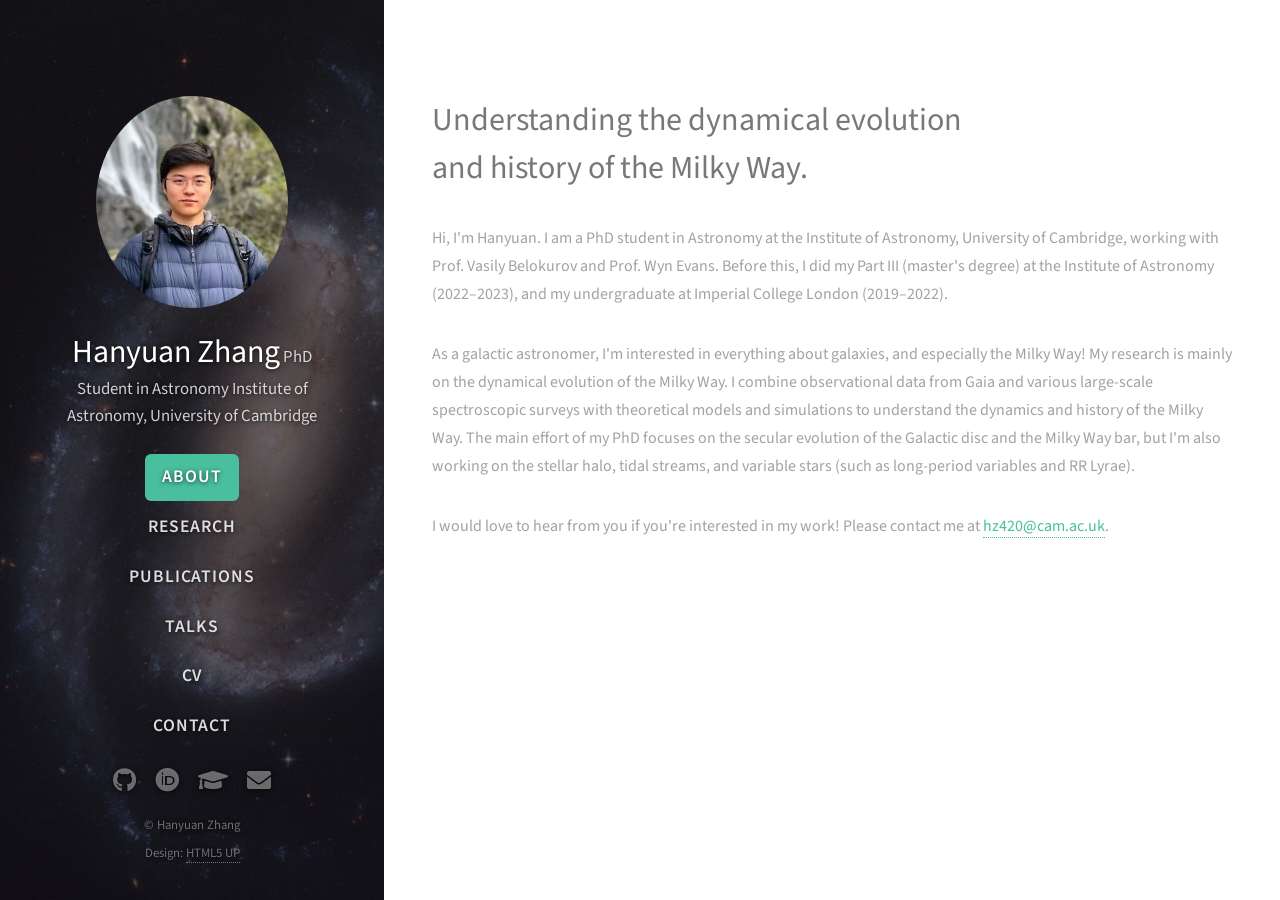
<file: index.html>
<!DOCTYPE HTML>
<!--
	Strata by HTML5 UP (html5up.net | @ajlkn)
	Free for personal and commercial use under the CCA 3.0 license.
	Customised into a multi-page academic personal site.
-->
<html lang="en">
	<head>
		<title>Hanyuan Zhang | Astronomy PhD Student, University of Cambridge</title>
		<meta charset="utf-8" />
		<meta name="viewport" content="width=device-width, initial-scale=1, user-scalable=no" />
		<meta name="description" content="Hanyuan Zhang is a PhD student in Astronomy at the University of Cambridge. Research topics include galactic dynamics, the Milky Way bar, disc evolution, and stellar populations." />
		<link rel="canonical" href="https://hanyuan0908.github.io/" />
		<meta property="og:title" content="Hanyuan Zhang | Astronomy PhD Student, University of Cambridge" />
		<meta property="og:description" content="Personal academic website of Hanyuan Zhang, PhD student in Astronomy at the University of Cambridge." />
		<meta property="og:type" content="website" />
		<meta property="og:url" content="https://hanyuan0908.github.io/" />
		<meta property="og:image" content="https://hanyuan0908.github.io/images/profile.png" />
		<link rel="stylesheet" href="assets/css/main.css?v=2" />
		<link rel="stylesheet" href="assets/css/custom.css?v=11" />
		<script type="application/ld+json">
		{
		  "@context": "https://schema.org",
		  "@type": "ProfilePage",
		  "dateModified": "2026-06-28",
		  "mainEntity": {
		    "@type": "Person",
		    "name": "Hanyuan Zhang",
		    "url": "https://hanyuan0908.github.io/",
		    "image": "https://hanyuan0908.github.io/images/profile.png",
		    "description": "PhD student in Astronomy at the University of Cambridge working on galactic dynamics, the Milky Way bar, disc evolution, and stellar populations.",
		    "jobTitle": "PhD Student in Astronomy",
		    "affiliation": {
		      "@type": "CollegeOrUniversity",
		      "name": "University of Cambridge",
		      "department": {
		        "@type": "Organization",
		        "name": "Institute of Astronomy"
		      }
		    },
		    "alumniOf": [
		      {
		        "@type": "CollegeOrUniversity",
		        "name": "University of Cambridge"
		      },
		      {
		        "@type": "CollegeOrUniversity",
		        "name": "Imperial College London"
		      }
		    ],
		    "sameAs": [
		      "https://orcid.org/0009-0005-6898-0927",
		      "https://github.com/Hanyuan0908",
		      "https://scholar.google.com/citations?user=C0io3x4AAAAJ"
		    ]
		  }
		}
		</script>
	</head>
	<body class="is-preload">

		<!-- Header / Sidebar -->
			<header id="header">
				<div class="inner">
					<a href="index.html" class="image avatar"><img src="images/profile.png" alt="" /></a>
					<h1><strong>Hanyuan Zhang</strong><br />
					PhD Student in Astronomy<br />
					Institute of Astronomy, University of Cambridge</h1>

					<!-- Navigation: one link per page -->
					<nav id="site-nav">
						<ul>
							<li><a href="index.html" class="active">About</a></li>
							<li><a href="research.html">Research</a></li>
							<li><a href="publications.html">Publications</a></li>
							<li><a href="talks.html">Talks</a></li>
							<li><a href="cv.html">CV</a></li>
							<li><a href="contact.html">Contact</a></li>
						</ul>
					</nav>
				</div>
			</header>

		<!-- Main -->
			<div id="main">

				<section id="one">
					<header class="major">
						<h2>Understanding the dynamical evolution<br />
						and history of the Milky Way.</h2>
					</header>
					<p>Hi, I'm Hanyuan. I am a PhD student in Astronomy at the Institute of
					Astronomy, University of Cambridge, working with Prof. Vasily Belokurov and
					Prof. Wyn Evans. Before this, I did my Part III (master's degree) at the
					Institute of Astronomy (2022&ndash;2023), and my undergraduate at Imperial
					College London (2019&ndash;2022).</p>
					<p>As a galactic astronomer, I'm interested in everything about galaxies, and
					especially the Milky Way! My research is mainly on the dynamical evolution of
					the Milky Way. I combine observational data from Gaia and various large-scale
					spectroscopic surveys with theoretical models and simulations to understand the
					dynamics and history of the Milky Way. The main effort of my PhD focuses on the
					secular evolution of the Galactic disc and the Milky Way bar, but I'm also
					working on the stellar halo, tidal streams, and variable stars (such as
					long-period variables and RR Lyrae).</p>
					<p>I would love to hear from you if you're interested in my work! Please contact
					me at <a href="mailto:hz420@cam.ac.uk">hz420@cam.ac.uk</a>.</p>
				</section>

			</div>

		<!-- Footer -->
			<footer id="footer">
				<div class="inner">
					<ul class="icons">
						<li><a href="https://github.com/Hanyuan0908" class="icon brands fa-github" target="_blank" rel="noopener"><span class="label">Github</span></a></li>
						<li><a href="https://orcid.org/0009-0005-6898-0927" class="icon brands fa-orcid" target="_blank" rel="noopener"><span class="label">ORCID</span></a></li>
						<li><a href="https://scholar.google.com/citations?user=C0io3x4AAAAJ" class="icon solid fa-graduation-cap" target="_blank" rel="noopener"><span class="label">Google Scholar</span></a></li>
						<li><a href="mailto:hz420@cam.ac.uk" class="icon solid fa-envelope"><span class="label">Email</span></a></li>
					</ul>
					<ul class="copyright">
						<li>&copy; Hanyuan Zhang</li><li>Design: <a href="http://html5up.net">HTML5 UP</a></li>
					</ul>
				</div>
			</footer>

		<!-- Scripts -->
			<script src="assets/js/jquery.min.js"></script>
			<script src="assets/js/jquery.poptrox.min.js"></script>
			<script src="assets/js/browser.min.js"></script>
			<script src="assets/js/breakpoints.min.js"></script>
			<script src="assets/js/util.js"></script>
			<script src="assets/js/main.js"></script>

	</body>
</html>
</file>
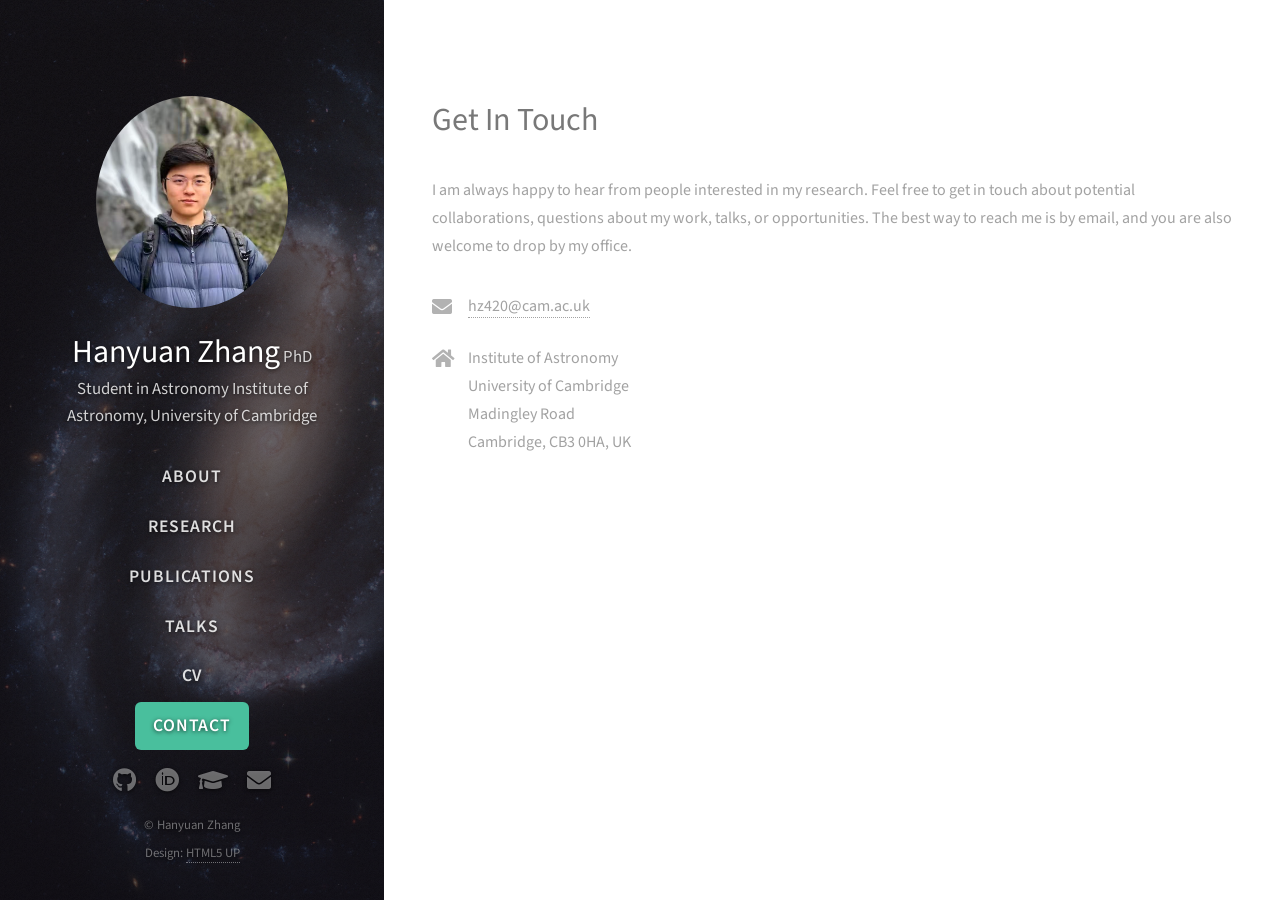
<file: contact.html>
<!DOCTYPE HTML>
<html lang="en">
	<head>
		<title>Contact | Hanyuan Zhang</title>
		<meta charset="utf-8" />
		<meta name="viewport" content="width=device-width, initial-scale=1, user-scalable=no" />
		<meta name="description" content="Contact Hanyuan Zhang, PhD student in Astronomy at the University of Cambridge." />
		<link rel="canonical" href="https://hanyuan0908.github.io/contact.html" />
		<link rel="stylesheet" href="assets/css/main.css?v=2" />
		<link rel="stylesheet" href="assets/css/custom.css?v=11" />
	</head>
	<body class="is-preload">

		<!-- Header / Sidebar -->
			<header id="header">
				<div class="inner">
					<a href="index.html" class="image avatar"><img src="images/profile.png" alt="" /></a>
					<h1><strong>Hanyuan Zhang</strong><br />
					PhD Student in Astronomy<br />
					Institute of Astronomy, University of Cambridge</h1>

					<nav id="site-nav">
						<ul>
							<li><a href="index.html">About</a></li>
							<li><a href="research.html">Research</a></li>
							<li><a href="publications.html">Publications</a></li>
							<li><a href="talks.html">Talks</a></li>
							<li><a href="cv.html">CV</a></li>
							<li><a href="contact.html" class="active">Contact</a></li>
						</ul>
					</nav>
				</div>
			</header>

		<!-- Main -->
			<div id="main">

				<section id="three">
					<header class="major">
						<h2>Get In Touch</h2>
					</header>
					<p>I am always happy to hear from people interested in my research. Feel free
					to get in touch about potential collaborations, questions about my work, talks,
					or opportunities. The best way to reach me is by email, and you are also welcome
					to drop by my office.</p>

					<ul class="labeled-icons">
						<li>
							<h3 class="icon solid fa-envelope"><span class="label">Email</span></h3>
							<a href="mailto:hz420@cam.ac.uk">hz420@cam.ac.uk</a>
						</li>
						<li>
							<h3 class="icon solid fa-home"><span class="label">Office</span></h3>
							Institute of Astronomy<br />
							University of Cambridge<br />
							Madingley Road<br />
							Cambridge, CB3 0HA, UK
						</li>
					</ul>
				</section>

			</div>

		<!-- Footer -->
			<footer id="footer">
				<div class="inner">
					<ul class="icons">
						<li><a href="https://github.com/Hanyuan0908" class="icon brands fa-github" target="_blank" rel="noopener"><span class="label">Github</span></a></li>
						<li><a href="https://orcid.org/0009-0005-6898-0927" class="icon brands fa-orcid" target="_blank" rel="noopener"><span class="label">ORCID</span></a></li>
						<li><a href="https://scholar.google.com/citations?user=C0io3x4AAAAJ" class="icon solid fa-graduation-cap" target="_blank" rel="noopener"><span class="label">Google Scholar</span></a></li>
						<li><a href="mailto:hz420@cam.ac.uk" class="icon solid fa-envelope"><span class="label">Email</span></a></li>
					</ul>
					<ul class="copyright">
						<li>&copy; Hanyuan Zhang</li><li>Design: <a href="http://html5up.net">HTML5 UP</a></li>
					</ul>
				</div>
			</footer>

		<!-- Scripts -->
			<script src="assets/js/jquery.min.js"></script>
			<script src="assets/js/jquery.poptrox.min.js"></script>
			<script src="assets/js/browser.min.js"></script>
			<script src="assets/js/breakpoints.min.js"></script>
			<script src="assets/js/util.js"></script>
			<script src="assets/js/main.js"></script>

	</body>
</html>
</file>
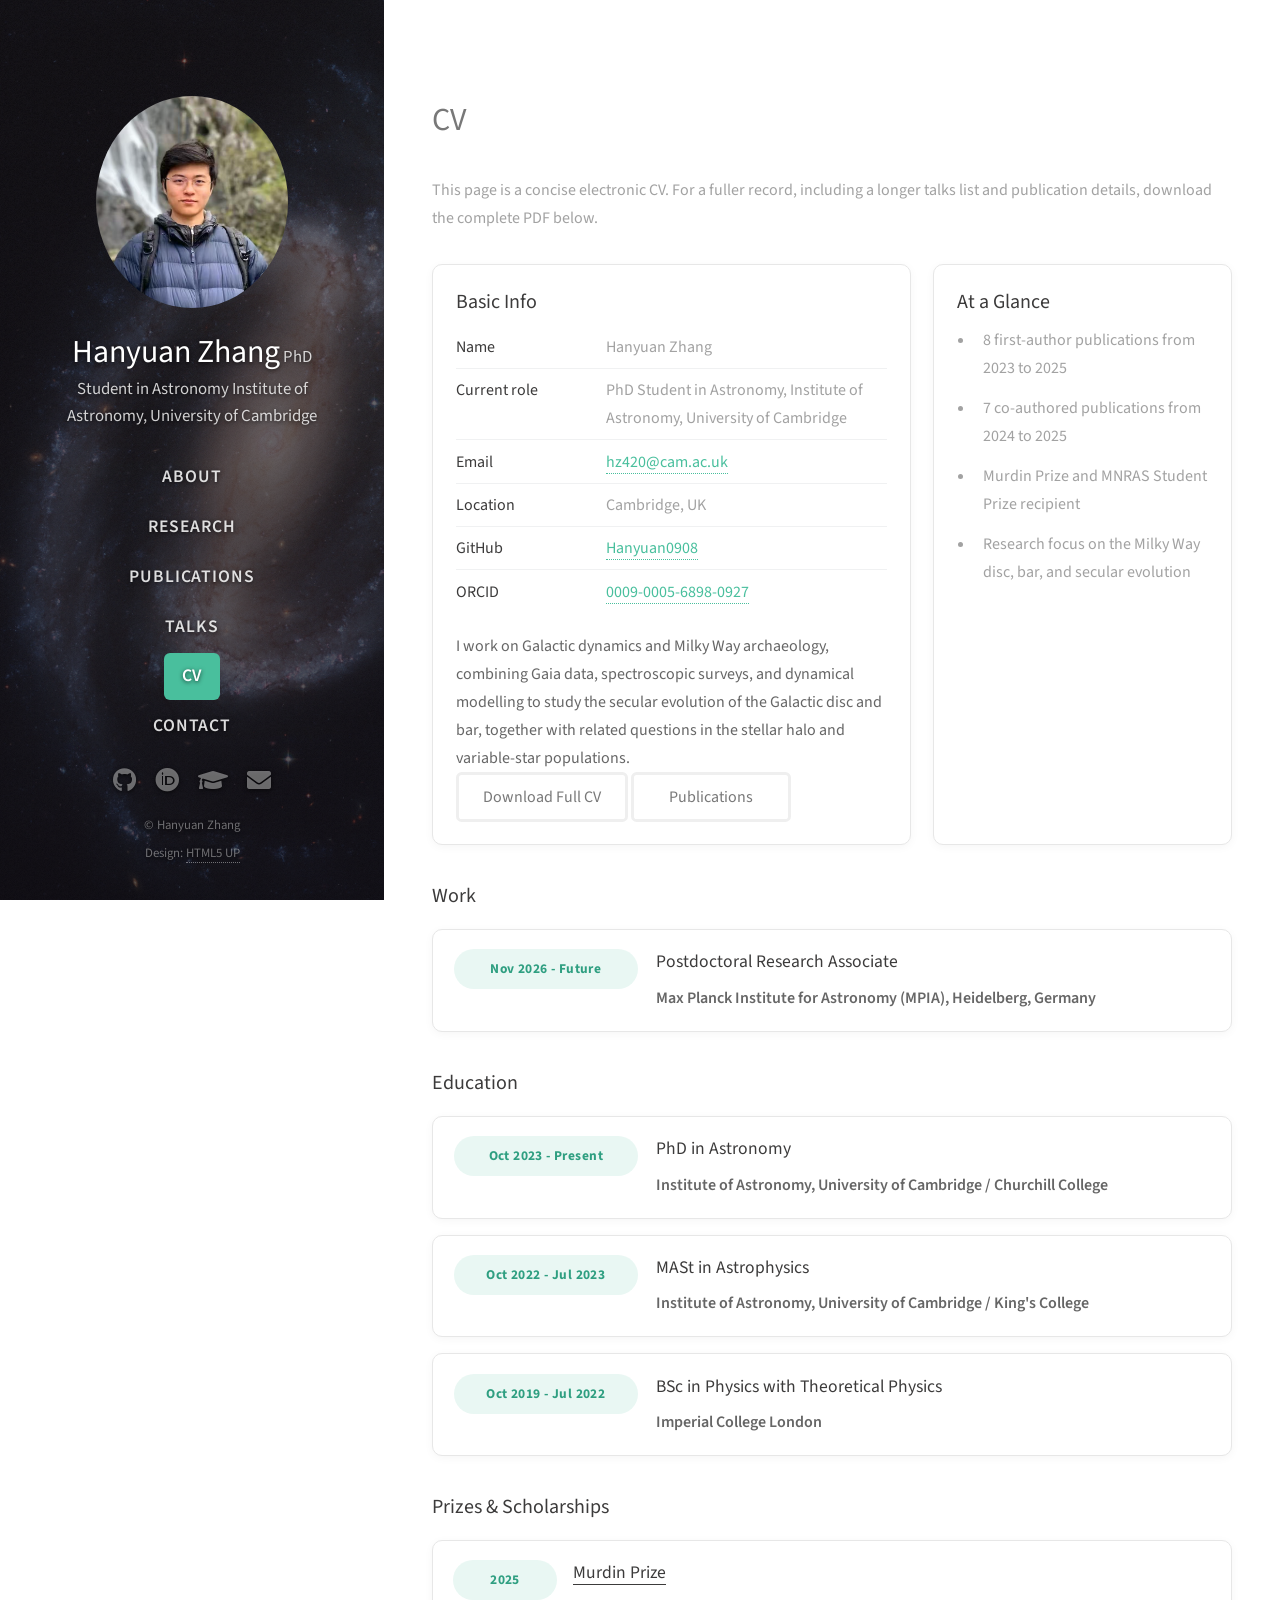
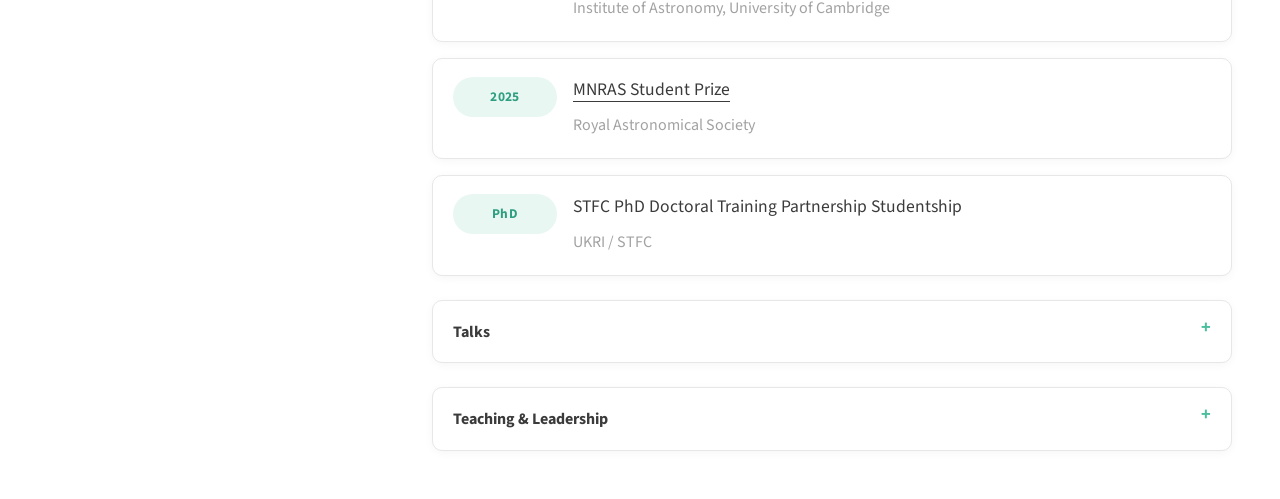
<file: cv.html>
<!DOCTYPE HTML>
<html lang="en">
	<head>
		<title>CV | Hanyuan Zhang</title>
		<meta charset="utf-8" />
		<meta name="viewport" content="width=device-width, initial-scale=1, user-scalable=no" />
		<meta name="description" content="Curriculum vitae of Hanyuan Zhang, PhD student in Astronomy at the University of Cambridge." />
		<link rel="canonical" href="https://hanyuan0908.github.io/cv.html" />
		<link rel="stylesheet" href="assets/css/main.css?v=2" />
		<link rel="stylesheet" href="assets/css/custom.css?v=11" />
	</head>
	<body class="is-preload">

		<!-- Header / Sidebar -->
			<header id="header">
				<div class="inner">
					<a href="index.html" class="image avatar"><img src="images/profile.png" alt="" /></a>
					<h1><strong>Hanyuan Zhang</strong><br />
					PhD Student in Astronomy<br />
					Institute of Astronomy, University of Cambridge</h1>

					<nav id="site-nav">
						<ul>
							<li><a href="index.html">About</a></li>
							<li><a href="research.html">Research</a></li>
							<li><a href="publications.html">Publications</a></li>
							<li><a href="talks.html">Talks</a></li>
							<li><a href="cv.html" class="active">CV</a></li>
							<li><a href="contact.html">Contact</a></li>
						</ul>
					</nav>
				</div>
			</header>

		<!-- Main -->
			<div id="main">

				<section id="cv">
					<header class="major">
						<h2>CV</h2>
					</header>
					<p>This page is a concise electronic CV. For a fuller record, including a longer talks list and publication details, download the complete PDF below.</p>

					<div class="cv-overview">
						<article class="cv-card cv-card-main">
							<h3>Basic Info</h3>
							<ul class="cv-facts">
								<li><strong>Name</strong><span>Hanyuan Zhang</span></li>
								<li><strong>Current role</strong><span>PhD Student in Astronomy, Institute of Astronomy, University of Cambridge</span></li>
								<li><strong>Email</strong><span><a href="mailto:hz420@cam.ac.uk">hz420@cam.ac.uk</a></span></li>
								<li><strong>Location</strong><span>Cambridge, UK</span></li>
								<li><strong>GitHub</strong><span><a href="https://github.com/Hanyuan0908" target="_blank" rel="noopener">Hanyuan0908</a></span></li>
								<li><strong>ORCID</strong><span><a href="https://orcid.org/0009-0005-6898-0927" target="_blank" rel="noopener">0009-0005-6898-0927</a></span></li>
							</ul>
							<p class="cv-summary">I work on Galactic dynamics and Milky Way archaeology, combining Gaia data, spectroscopic surveys, and dynamical modelling to study the secular evolution of the Galactic disc and bar, together with related questions in the stellar halo and variable-star populations.</p>
							<div class="page-actions">
								<a href="assets/cv/MyCV.pdf" class="button" target="_blank" rel="noopener">Download Full CV</a>
								<a href="publications.html" class="button alt">Publications</a>
							</div>
						</article>

						<aside class="cv-card cv-card-side">
							<h3>At a Glance</h3>
							<ul class="cv-highlights">
								<li>8 first-author publications from 2023 to 2025</li>
								<li>7 co-authored publications from 2024 to 2025</li>
								<li>Murdin Prize and MNRAS Student Prize recipient</li>
								<li>Research focus on the Milky Way disc, bar, and secular evolution</li>
							</ul>
						</aside>
					</div>

					<div class="cv-section">
						<h3>Work</h3>
						<div class="cv-timeline">
							<article class="cv-entry">
								<div class="cv-entry-period">Nov 2026 - Future</div>
								<div class="cv-entry-body">
									<h4>Postdoctoral Research Associate</h4>
									<p class="cv-entry-org">Max Planck Institute for Astronomy (MPIA), Heidelberg, Germany</p>
								</div>
							</article>
						</div>
					</div>

					<div class="cv-section">
						<h3>Education</h3>
						<div class="cv-timeline">
							<article class="cv-entry">
								<div class="cv-entry-period">Oct 2023 - Present</div>
								<div class="cv-entry-body">
									<h4>PhD in Astronomy</h4>
									<p class="cv-entry-org">Institute of Astronomy, University of Cambridge / Churchill College</p>
								</div>
							</article>
							<article class="cv-entry">
								<div class="cv-entry-period">Oct 2022 - Jul 2023</div>
								<div class="cv-entry-body">
									<h4>MASt in Astrophysics</h4>
									<p class="cv-entry-org">Institute of Astronomy, University of Cambridge / King's College</p>
								</div>
							</article>
							<article class="cv-entry">
								<div class="cv-entry-period">Oct 2019 - Jul 2022</div>
								<div class="cv-entry-body">
									<h4>BSc in Physics with Theoretical Physics</h4>
									<p class="cv-entry-org">Imperial College London</p>
								</div>
							</article>
						</div>
					</div>

					<div class="cv-section">
						<h3>Prizes &amp; Scholarships</h3>
						<div class="cv-awards">
							<article class="cv-award">
								<span class="cv-award-year">2025</span>
								<div>
									<h4><a class="cv-award-link" href="https://www.ast.cam.ac.uk/students/current-students/postgraduate/murdin-prize" target="_blank" rel="noopener">Murdin Prize</a></h4>
									<p>Institute of Astronomy, University of Cambridge</p>
								</div>
							</article>
							<article class="cv-award">
								<span class="cv-award-year">2025</span>
								<div>
									<h4><a class="cv-award-link" href="https://ras.ac.uk/news-and-press/news/mnras-student-prize-winners-2025" target="_blank" rel="noopener">MNRAS Student Prize</a></h4>
									<p>Royal Astronomical Society</p>
								</div>
							</article>
							<article class="cv-award">
								<span class="cv-award-year">PhD</span>
								<div>
									<h4>STFC PhD Doctoral Training Partnership Studentship</h4>
									<p>UKRI / STFC</p>
								</div>
							</article>
						</div>
					</div>

					<details class="cv-collapse">
						<summary>Talks</summary>
						<div class="cv-collapse-body">
							<p>Conference and seminar talks listed in reverse chronological order. Repeated versions of the same project are kept as separate entries.</p>
							<div class="cv-talk-list">
								<article class="cv-talk-entry">
									<div class="cv-talk-date">JUN 2026</div>
									<div class="cv-talk-body">
										<h4>Modelling the secular evolution of the Milky Way</h4>
										<p>AIP</p>
									</div>
								</article>
								<article class="cv-talk-entry">
									<div class="cv-talk-date">2026</div>
									<div class="cv-talk-body">
										<h4>Secular evolution of the Galactic disc</h4>
										<p>Institute of Cosmos Sciences of the University of Barcelona (ICCUB)</p>
									</div>
								</article>
								<article class="cv-talk-entry">
									<div class="cv-talk-date">2025</div>
									<div class="cv-talk-body">
										<h4>Modelling the secular evolution of the Galactic disc</h4>
										<p>National Astronomical Observatories of China (NAOC)</p>
									</div>
								</article>
								<article class="cv-talk-entry">
									<div class="cv-talk-date">2025</div>
									<div class="cv-talk-body">
										<h4>Secular evolution of the Milky Way's disc</h4>
										<p>University of Surrey</p>
									</div>
								</article>
								<article class="cv-talk-entry">
									<div class="cv-talk-date">2025</div>
									<div class="cv-talk-body">
										<h4>A time-resolved kinematic map of the inner Milky Way</h4>
										<p>Durham University</p>
									</div>
								</article>
								<article class="cv-talk-entry">
									<div class="cv-talk-date">2025</div>
									<div class="cv-talk-body">
										<h4>Formation time of the Galactic disc from bar chronokinematics</h4>
										<p>Institute of Astronomy, University of Cambridge</p>
									</div>
								</article>
								<article class="cv-talk-entry">
									<div class="cv-talk-date">2025</div>
									<div class="cv-talk-body">
										<h4>Stellar migration in a gas-rich galactic disc</h4>
										<p>ALMA, JWST, Gaia - the Milky Way connection</p>
									</div>
								</article>
								<article class="cv-talk-entry">
									<div class="cv-talk-date">JUN 2025</div>
									<div class="cv-talk-body">
										<h4>Radial migration in the Galactic disc with a decelerating bar</h4>
										<p>Gravity in the Local Group, Carnegie Mellon University</p>
									</div>
								</article>
								<article class="cv-talk-entry">
									<div class="cv-talk-date">2025</div>
									<div class="cv-talk-body">
										<h4>Signatures of bar-driven radial migration in the Milky Way's disc</h4>
										<p>National Astronomy Meeting: Revealing the Galactic dynamics with Gaia</p>
									</div>
								</article>
								<article class="cv-talk-entry">
									<div class="cv-talk-date">2025</div>
									<div class="cv-talk-body">
										<h4>Origin of the disc's bimodality and the bar-driven radial migration</h4>
										<p>National Astronomy Meeting: Evolution of Barred Galaxies</p>
									</div>
								</article>
								<article class="cv-talk-entry">
									<div class="cv-talk-date">SEP 2024</div>
									<div class="cv-talk-body">
										<h4>A panoramic photograph of the Galactic bar from long period variables</h4>
										<p>Waves in the Milky Way's disc, Shanghai Jiao Tong University</p>
									</div>
								</article>
								<article class="cv-talk-entry">
									<div class="cv-talk-date">2024</div>
									<div class="cv-talk-body">
										<h4>A panoramic photograph of the inner Milky Way</h4>
										<p>Shanghai Jiao Tong University</p>
									</div>
								</article>
								<article class="cv-talk-entry">
									<div class="cv-talk-date">JUL 2024</div>
									<div class="cv-talk-body">
										<h4>A panoramic photograph of the Galactic bar from long period variables</h4>
										<p>National Astronomy Meeting: Revealing the Galactic Ecosystems of the Milky Way with Gaia and GaiaNIR</p>
									</div>
								</article>
								<article class="cv-talk-entry">
									<div class="cv-talk-date">MAY 2024</div>
									<div class="cv-talk-body">
										<h4>What is rotating in the early Milky Way: a disc or a halo</h4>
										<p>The Assembly Tale of the Milky Way, INAF</p>
									</div>
								</article>
								<article class="cv-talk-entry">
									<div class="cv-talk-date">DEC 2023</div>
									<div class="cv-talk-body">
										<h4>Do we have an early disc in the Milky Way</h4>
										<p>The Milky Way and its high-redshift progenitors in theory and observations</p>
									</div>
								</article>
							</div>
						</div>
					</details>

					<details class="cv-collapse">
						<summary>Teaching &amp; Leadership</summary>
						<div class="cv-collapse-body">
							<ul class="cv-bullets">
								<li>Part III project supervision: <em>Revealing phase-space chevrons with RR Lyrae</em> (Oct 2025 - Jul 2026).</li>
								<li>Part III project supervision: <em>Uncovering the origin of the azimuthal metallicity variations in the Galactic disc</em> (Oct 2024 - Jul 2025).</li>
								<li>LOC member for <em>Beyond Hubble: Revisiting the Hubble Sequence Across Cosmic Time</em>, Kavli Institute for Cosmology, Cambridge, April 2026.</li>
								<li>Member of the DESI collaboration, the Pristine collaboration, and the Synergy collaboration.</li>
								<li>Reviewer for A&amp;A and AAS journals, and local host for visiting summer students at the Institute of Astronomy.</li>
							</ul>
						</div>
					</details>
				</section>

			</div>

		<!-- Footer -->
			<footer id="footer">
				<div class="inner">
					<ul class="icons">
						<li><a href="https://github.com/Hanyuan0908" class="icon brands fa-github" target="_blank" rel="noopener"><span class="label">Github</span></a></li>
						<li><a href="https://orcid.org/0009-0005-6898-0927" class="icon brands fa-orcid" target="_blank" rel="noopener"><span class="label">ORCID</span></a></li>
						<li><a href="https://scholar.google.com/citations?user=C0io3x4AAAAJ" class="icon solid fa-graduation-cap" target="_blank" rel="noopener"><span class="label">Google Scholar</span></a></li>
						<li><a href="mailto:hz420@cam.ac.uk" class="icon solid fa-envelope"><span class="label">Email</span></a></li>
					</ul>
					<ul class="copyright">
						<li>&copy; Hanyuan Zhang</li><li>Design: <a href="http://html5up.net">HTML5 UP</a></li>
					</ul>
				</div>
			</footer>

		<!-- Scripts -->
			<script src="assets/js/jquery.min.js"></script>
			<script src="assets/js/jquery.poptrox.min.js"></script>
			<script src="assets/js/browser.min.js"></script>
			<script src="assets/js/breakpoints.min.js"></script>
			<script src="assets/js/util.js"></script>
			<script src="assets/js/main.js"></script>

	</body>
</html>
</file>
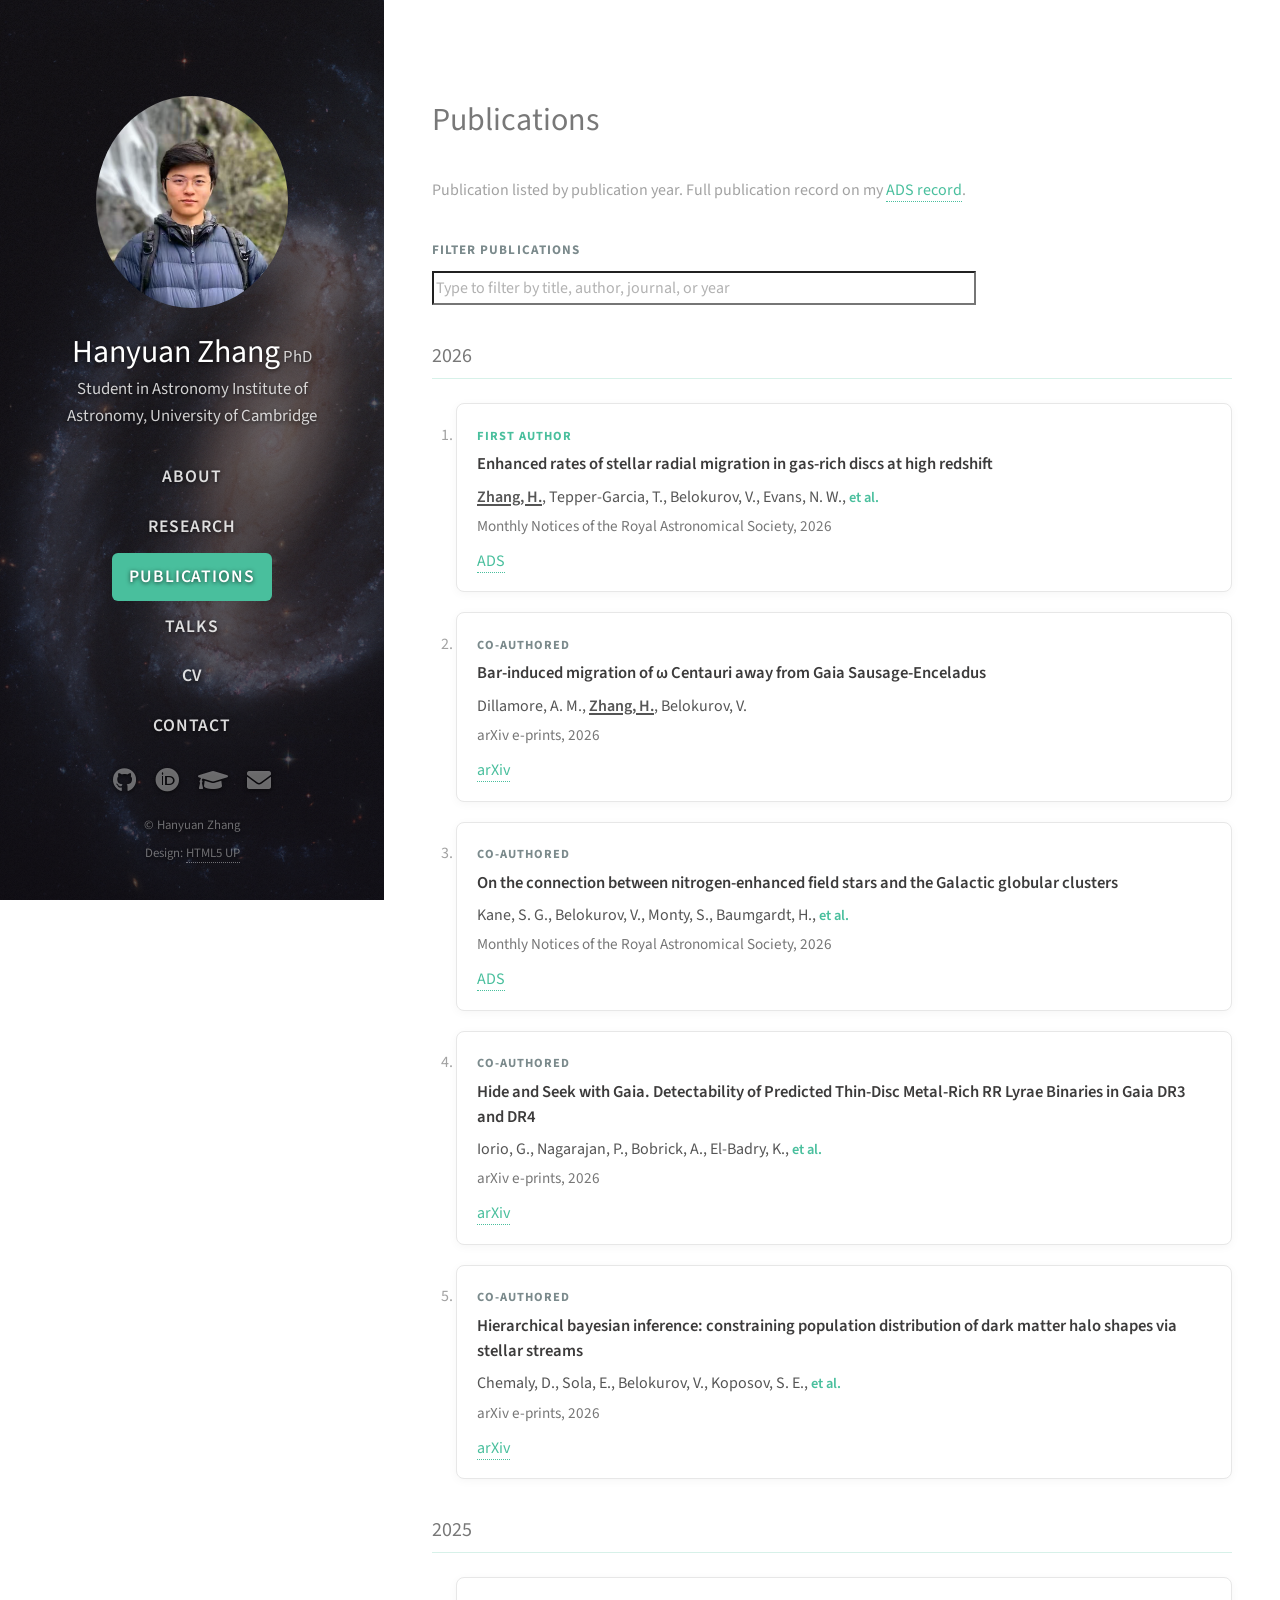
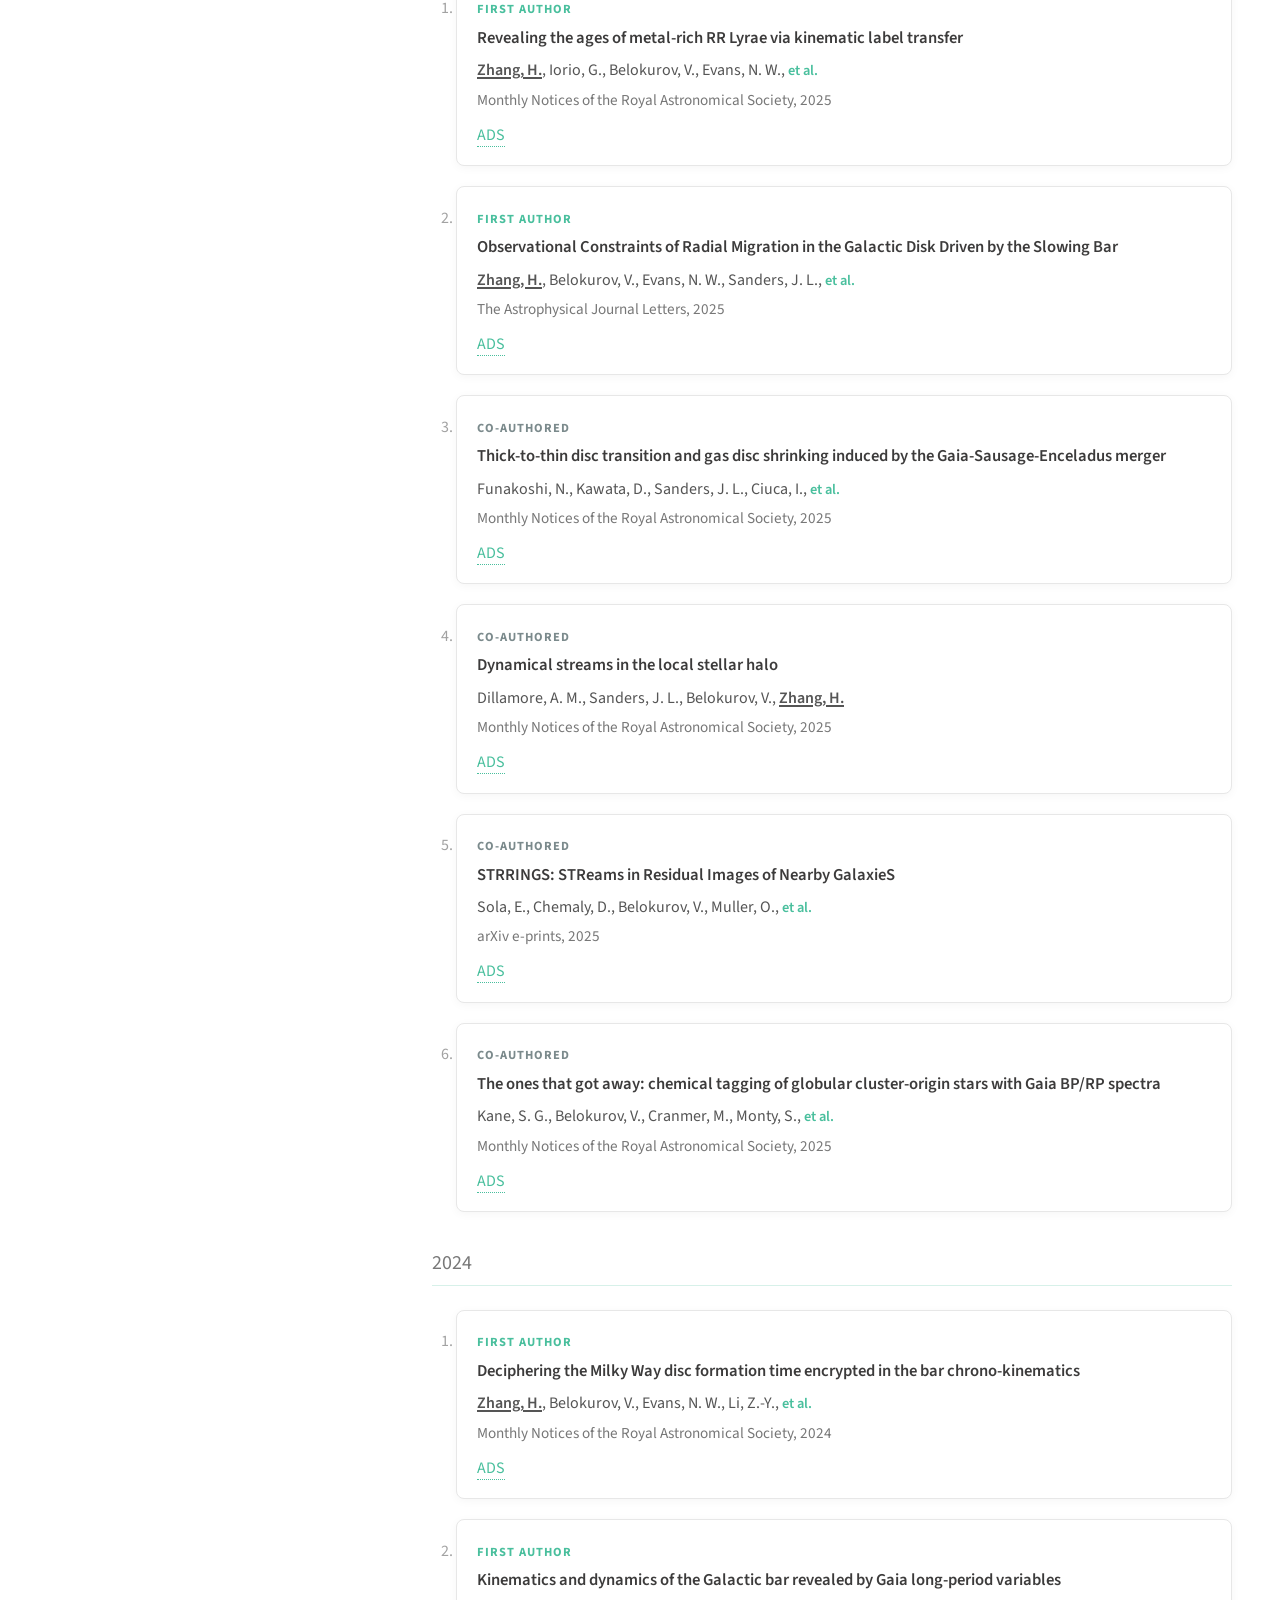
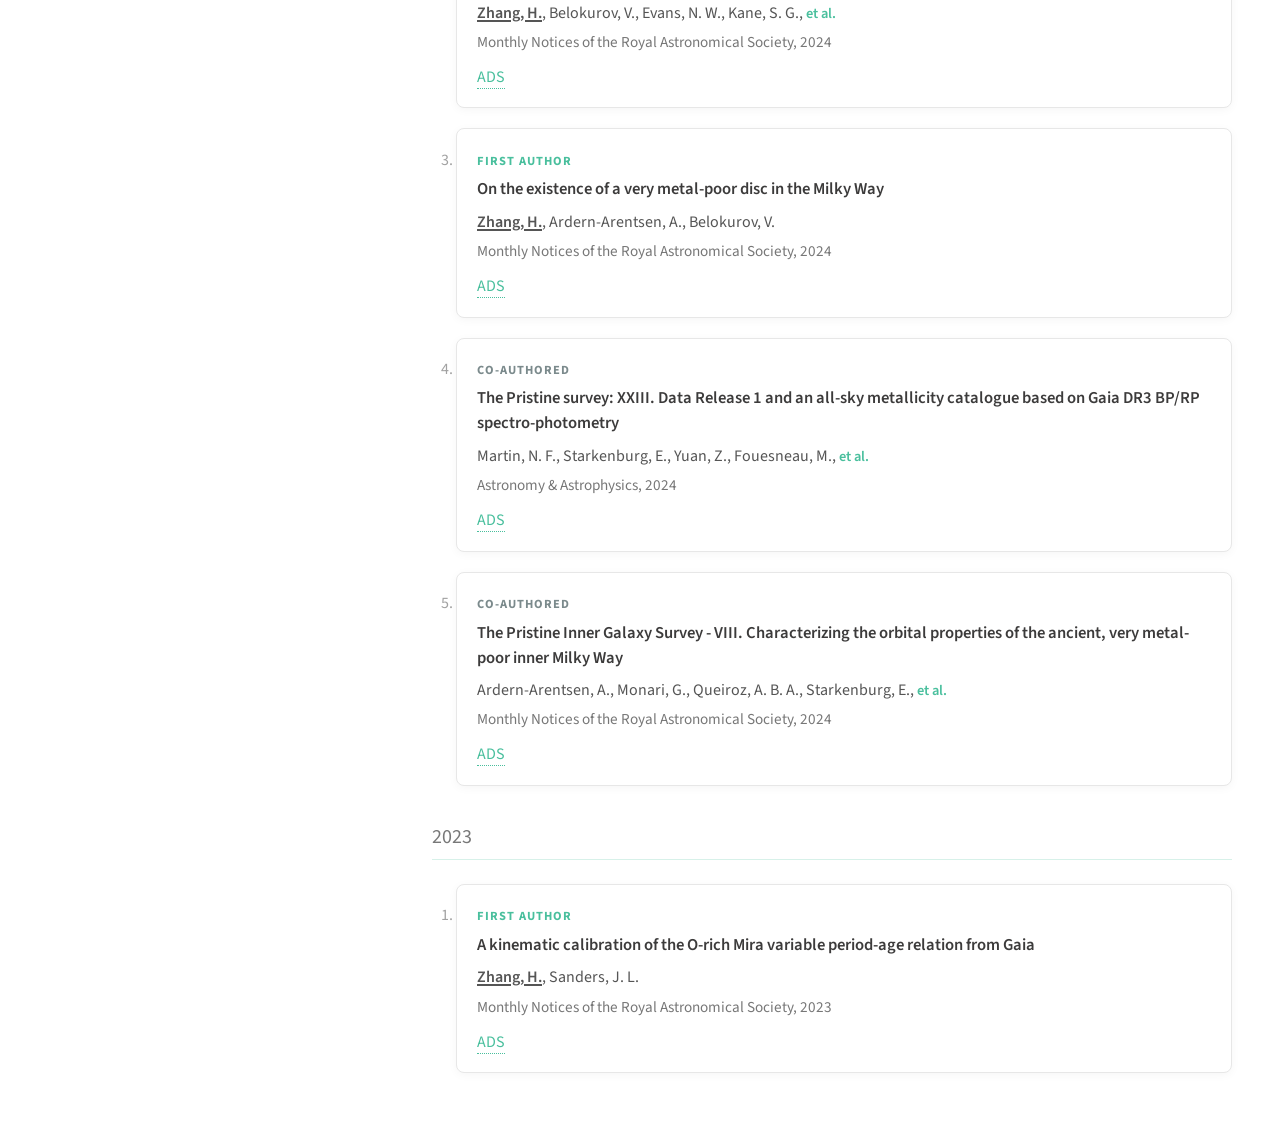
<file: publications.html>
<!DOCTYPE HTML>
<html lang="en">
	<head>
		<title>Publications | Hanyuan Zhang</title>
		<meta charset="utf-8" />
		<meta name="viewport" content="width=device-width, initial-scale=1, user-scalable=no" />
		<meta name="description" content="Publications by Hanyuan Zhang on galactic dynamics, the Milky Way, stellar populations, and related topics." />
		<link rel="canonical" href="https://hanyuan0908.github.io/publications.html" />
		<link rel="stylesheet" href="assets/css/main.css?v=2" />
		<link rel="stylesheet" href="assets/css/custom.css?v=11" />
	</head>
	<body class="is-preload">

		<!-- Header / Sidebar -->
			<header id="header">
				<div class="inner">
					<a href="index.html" class="image avatar"><img src="images/profile.png" alt="" /></a>
					<h1><strong>Hanyuan Zhang</strong><br />
					PhD Student in Astronomy<br />
					Institute of Astronomy, University of Cambridge</h1>

					<nav id="site-nav">
						<ul>
							<li><a href="index.html">About</a></li>
							<li><a href="research.html">Research</a></li>
							<li><a href="publications.html" class="active">Publications</a></li>
							<li><a href="talks.html">Talks</a></li>
							<li><a href="cv.html">CV</a></li>
							<li><a href="contact.html">Contact</a></li>
						</ul>
					</nav>
				</div>
			</header>

		<!-- Main -->
			<div id="main">

				<section id="publications">
					<header class="major">
						<h2>Publications</h2>
					</header>
					<p>Publication listed by publication year. Full publication record on my <a href="https://ui.adsabs.harvard.edu/search/q=orcid%3A0009-0005-6898-0927&sort=date%20desc%2C%20bibcode%20desc" target="_blank" rel="noopener">ADS record</a>.</p>

					<div class="pub-filter">
						<label class="pub-filter-label" for="pub-filter-input">Filter publications</label>
						<input id="pub-filter-input" class="pub-filter-input" type="search" placeholder="Type to filter by title, author, journal, or year" autocomplete="off" />
					</div>
					<p id="pub-filter-empty" class="pub-filter-empty" hidden>No publications match that filter.</p>

					<div class="pub-year-group">
						<h3>2026</h3>
						<ol class="pub-list">
							<li class="pub-item">
								<span class="pub-role pub-role-first">First author</span>
								<span class="pub-title">Enhanced rates of stellar radial migration in gas-rich discs at high redshift</span>
								<span class="pub-authors"><span class="author-highlight">Zhang, H.</span>, Tepper-Garcia, T., Belokurov, V., Evans, N. W., <details class="pub-authors-inline"><summary>et al.</summary><span class="pub-authors-rest"> Tsukui, T., Davis, H., Bland-Hawthorn, J., Sanders, J. L., Agertz, O.</span></details></span>
								<span class="pub-venue">Monthly Notices of the Royal Astronomical Society, 2026</span>
								<span class="pub-links"><a href="https://ui.adsabs.harvard.edu/abs/2026MNRAS.tmp.1039Z" target="_blank" rel="noopener">ADS</a></span>
							</li>
							<li class="pub-item">
								<span class="pub-role">Co-authored</span>
								<span class="pub-title">Bar-induced migration of &omega; Centauri away from Gaia Sausage-Enceladus</span>
								<span class="pub-authors">Dillamore, A. M., <span class="author-highlight">Zhang, H.</span>, Belokurov, V.</span>
								<span class="pub-venue">arXiv e-prints, 2026</span>
								<span class="pub-links"><a href="https://arxiv.org/abs/2606.12516" target="_blank" rel="noopener">arXiv</a></span>
							</li>
							<li class="pub-item">
								<span class="pub-role">Co-authored</span>
								<span class="pub-title">On the connection between nitrogen-enhanced field stars and the Galactic globular clusters</span>
								<span class="pub-authors">Kane, S. G., Belokurov, V., Monty, S., Baumgardt, H., <details class="pub-authors-inline"><summary>et al.</summary><span class="pub-authors-rest"> Filion, C., Kravtsov, A., Myeong, G. C., <span class="author-highlight">Zhang, H.</span></span></details></span>
								<span class="pub-venue">Monthly Notices of the Royal Astronomical Society, 2026</span>
								<span class="pub-links"><a href="https://ui.adsabs.harvard.edu/abs/2026MNRAS.546f2272K" target="_blank" rel="noopener">ADS</a></span>
							</li>
							<li class="pub-item">
								<span class="pub-role">Co-authored</span>
								<span class="pub-title">Hide and Seek with Gaia. Detectability of Predicted Thin-Disc Metal-Rich RR Lyrae Binaries in Gaia DR3 and DR4</span>
								<span class="pub-authors">Iorio, G., Nagarajan, P., Bobrick, A., El-Badry, K., <details class="pub-authors-inline"><summary>et al.</summary><span class="pub-authors-rest"> Pancino, E., Belokurov, V., <span class="author-highlight">Zhang, H.</span>, D'Orazi, V., Mateu, C., Rastello, S., Gieles, M.</span></details></span>
								<span class="pub-venue">arXiv e-prints, 2026</span>
								<span class="pub-links"><a href="https://arxiv.org/abs/2603.20429" target="_blank" rel="noopener">arXiv</a></span>
							</li>
							<li class="pub-item">
								<span class="pub-role">Co-authored</span>
								<span class="pub-title">Hierarchical bayesian inference: constraining population distribution of dark matter halo shapes via stellar streams</span>
								<span class="pub-authors">Chemaly, D., Sola, E., Belokurov, V., Koposov, S. E., <details class="pub-authors-inline"><summary>et al.</summary><span class="pub-authors-rest"> Myeong, G., <span class="author-highlight">Zhang, H.</span>, Erkal, D.</span></details></span>
								<span class="pub-venue">arXiv e-prints, 2026</span>
								<span class="pub-links"><a href="https://arxiv.org/abs/2601.15373" target="_blank" rel="noopener">arXiv</a></span>
							</li>
						</ol>
					</div>

					<div class="pub-year-group">
						<h3>2025</h3>
						<ol class="pub-list">
							<li class="pub-item">
								<span class="pub-role pub-role-first">First author</span>
								<span class="pub-title">Revealing the ages of metal-rich RR Lyrae via kinematic label transfer</span>
								<span class="pub-authors"><span class="author-highlight">Zhang, H.</span>, Iorio, G., Belokurov, V., Evans, N. W., <details class="pub-authors-inline"><summary>et al.</summary><span class="pub-authors-rest"> Bobrick, A., D'Orazi, V.</span></details></span>
								<span class="pub-venue">Monthly Notices of the Royal Astronomical Society, 2025</span>
								<span class="pub-links"><a href="https://ui.adsabs.harvard.edu/abs/2025MNRAS.tmp.1675Z" target="_blank" rel="noopener">ADS</a></span>
							</li>
							<li class="pub-item">
								<span class="pub-role pub-role-first">First author</span>
								<span class="pub-title">Observational Constraints of Radial Migration in the Galactic Disk Driven by the Slowing Bar</span>
								<span class="pub-authors"><span class="author-highlight">Zhang, H.</span>, Belokurov, V., Evans, N. W., Sanders, J. L., <details class="pub-authors-inline"><summary>et al.</summary><span class="pub-authors-rest"> Lu, Y., Cao, C., Myeong, G., Dillamore, A. M., Kane, S. G., Li, Z.-Y.</span></details></span>
								<span class="pub-venue">The Astrophysical Journal Letters, 2025</span>
								<span class="pub-links"><a href="https://ui.adsabs.harvard.edu/abs/2025ApJ...983L..10Z" target="_blank" rel="noopener">ADS</a></span>
							</li>
							<li class="pub-item">
								<span class="pub-role">Co-authored</span>
								<span class="pub-title">Thick-to-thin disc transition and gas disc shrinking induced by the Gaia-Sausage-Enceladus merger</span>
								<span class="pub-authors">Funakoshi, N., Kawata, D., Sanders, J. L., Ciuca, I., <details class="pub-authors-inline"><summary>et al.</summary><span class="pub-authors-rest"> Grand, R. J. J., <span class="author-highlight">Zhang, H.</span></span></details></span>
								<span class="pub-venue">Monthly Notices of the Royal Astronomical Society, 2025</span>
								<span class="pub-links"><a href="https://ui.adsabs.harvard.edu/abs/2025MNRAS.543.2275F" target="_blank" rel="noopener">ADS</a></span>
							</li>
							<li class="pub-item">
								<span class="pub-role">Co-authored</span>
								<span class="pub-title">Dynamical streams in the local stellar halo</span>
								<span class="pub-authors">Dillamore, A. M., Sanders, J. L., Belokurov, V., <span class="author-highlight">Zhang, H.</span></span>
								<span class="pub-venue">Monthly Notices of the Royal Astronomical Society, 2025</span>
								<span class="pub-links"><a href="https://ui.adsabs.harvard.edu/abs/2025MNRAS.541..214D" target="_blank" rel="noopener">ADS</a></span>
							</li>
							<li class="pub-item">
								<span class="pub-role">Co-authored</span>
								<span class="pub-title">STRRINGS: STReams in Residual Images of Nearby GalaxieS</span>
								<span class="pub-authors">Sola, E., Chemaly, D., Belokurov, V., Muller, O., <details class="pub-authors-inline"><summary>et al.</summary><span class="pub-authors-rest"> Ardern-Arentsen, A., Davies, E. Y., Laguna-Miralles, J., Myeong, G., Panagiotakis, K., <span class="author-highlight">Zhang, H.</span>, Erkal, D., Koposov, S. E., Lang, D., Nibauer, J.</span></details></span>
								<span class="pub-venue">arXiv e-prints, 2025</span>
								<span class="pub-links"><a href="https://ui.adsabs.harvard.edu/abs/2025arXiv250802154S" target="_blank" rel="noopener">ADS</a></span>
							</li>
							<li class="pub-item">
								<span class="pub-role">Co-authored</span>
								<span class="pub-title">The ones that got away: chemical tagging of globular cluster-origin stars with Gaia BP/RP spectra</span>
								<span class="pub-authors">Kane, S. G., Belokurov, V., Cranmer, M., Monty, S., <details class="pub-authors-inline"><summary>et al.</summary><span class="pub-authors-rest"> <span class="author-highlight">Zhang, H.</span>, Ardern-Arentsen, A.</span></details></span>
								<span class="pub-venue">Monthly Notices of the Royal Astronomical Society, 2025</span>
								<span class="pub-links"><a href="https://ui.adsabs.harvard.edu/abs/2025MNRAS.536.2507K" target="_blank" rel="noopener">ADS</a></span>
							</li>
						</ol>
					</div>

					<div class="pub-year-group">
						<h3>2024</h3>
						<ol class="pub-list">
							<li class="pub-item">
								<span class="pub-role pub-role-first">First author</span>
								<span class="pub-title">Deciphering the Milky Way disc formation time encrypted in the bar chrono-kinematics</span>
								<span class="pub-authors"><span class="author-highlight">Zhang, H.</span>, Belokurov, V., Evans, N. W., Li, Z.-Y., <details class="pub-authors-inline"><summary>et al.</summary><span class="pub-authors-rest"> Sanders, J. L., Ardern-Arentsen, A.</span></details></span>
								<span class="pub-venue">Monthly Notices of the Royal Astronomical Society, 2024</span>
								<span class="pub-links"><a href="https://ui.adsabs.harvard.edu/abs/2024MNRAS.535.2873Z" target="_blank" rel="noopener">ADS</a></span>
							</li>
							<li class="pub-item">
								<span class="pub-role pub-role-first">First author</span>
								<span class="pub-title">Kinematics and dynamics of the Galactic bar revealed by Gaia long-period variables</span>
								<span class="pub-authors"><span class="author-highlight">Zhang, H.</span>, Belokurov, V., Evans, N. W., Kane, S. G., <details class="pub-authors-inline"><summary>et al.</summary><span class="pub-authors-rest"> Sanders, J. L.</span></details></span>
								<span class="pub-venue">Monthly Notices of the Royal Astronomical Society, 2024</span>
								<span class="pub-links"><a href="https://ui.adsabs.harvard.edu/abs/2024MNRAS.533.3395Z" target="_blank" rel="noopener">ADS</a></span>
							</li>
							<li class="pub-item">
								<span class="pub-role pub-role-first">First author</span>
								<span class="pub-title">On the existence of a very metal-poor disc in the Milky Way</span>
								<span class="pub-authors"><span class="author-highlight">Zhang, H.</span>, Ardern-Arentsen, A., Belokurov, V.</span>
								<span class="pub-venue">Monthly Notices of the Royal Astronomical Society, 2024</span>
								<span class="pub-links"><a href="https://ui.adsabs.harvard.edu/abs/2024MNRAS.533..889Z" target="_blank" rel="noopener">ADS</a></span>
							</li>
							<li class="pub-item">
								<span class="pub-role">Co-authored</span>
								<span class="pub-title">The Pristine survey: XXIII. Data Release 1 and an all-sky metallicity catalogue based on Gaia DR3 BP/RP spectro-photometry</span>
								<span class="pub-authors">Martin, N. F., Starkenburg, E., Yuan, Z., Fouesneau, M., <details class="pub-authors-inline"><summary>et al.</summary><span class="pub-authors-rest"> Ardern-Arentsen, A., De Angeli, F., Gran, F., Montelius, M., Rusterucci, S., Andrae, R., Bellazzini, M., Montegriffo, P., Esselink, A. F., <span class="author-highlight">Zhang, H.</span>, Venn, K. A., Viswanathan, A., Aguado, D. S., Battaglia, G., Bayer, M., Bonifacio, P., Caffau, E., Cote, P., Carlberg, R., Fabbro, S., Fernandez-Alvar, E., Gonzalez Hernandez, J. I., Gonzalez Rivera de La Vernhe, I., Hill, V., Ibata, R. A., Jablonka, P., Kordopatis, G., Lardo, C., McConnachie, A. W., Navarrete, C., Navarro, J., Recio-Blanco, A., Sanchez-Janssen, R., Sestito, F., Thomas, G. F., Vitali, S., Youakim, K.</span></details></span>
								<span class="pub-venue">Astronomy &amp; Astrophysics, 2024</span>
								<span class="pub-links"><a href="https://ui.adsabs.harvard.edu/abs/2024A&A...692A.115M" target="_blank" rel="noopener">ADS</a></span>
							</li>
							<li class="pub-item">
								<span class="pub-role">Co-authored</span>
								<span class="pub-title">The Pristine Inner Galaxy Survey - VIII. Characterizing the orbital properties of the ancient, very metal-poor inner Milky Way</span>
								<span class="pub-authors">Ardern-Arentsen, A., Monari, G., Queiroz, A. B. A., Starkenburg, E., <details class="pub-authors-inline"><summary>et al.</summary><span class="pub-authors-rest"> Martin, N. F., Chiappini, C., Aguado, D. S., Belokurov, V., Carlberg, R., Monty, S., Myeong, G., Schultheis, M., Sestito, F., Venn, K. A., Vitali, S., Yuan, Z., <span class="author-highlight">Zhang, H.</span>, Buder, S., Lewis, G. F., Oliver, W. H., Wan, Z., Zucker, D. B.</span></details></span>
								<span class="pub-venue">Monthly Notices of the Royal Astronomical Society, 2024</span>
								<span class="pub-links"><a href="https://ui.adsabs.harvard.edu/abs/2024MNRAS.530.3391A" target="_blank" rel="noopener">ADS</a></span>
							</li>
						</ol>
					</div>

					<div class="pub-year-group">
						<h3>2023</h3>
						<ol class="pub-list">
							<li class="pub-item">
								<span class="pub-role pub-role-first">First author</span>
								<span class="pub-title">A kinematic calibration of the O-rich Mira variable period-age relation from Gaia</span>
								<span class="pub-authors"><span class="author-highlight">Zhang, H.</span>, Sanders, J. L.</span>
								<span class="pub-venue">Monthly Notices of the Royal Astronomical Society, 2023</span>
								<span class="pub-links"><a href="https://ui.adsabs.harvard.edu/abs/2023MNRAS.521.1462Z" target="_blank" rel="noopener">ADS</a></span>
							</li>
						</ol>
					</div>
				</section>

			</div>

		<!-- Footer -->
			<footer id="footer">
				<div class="inner">
					<ul class="icons">
						<li><a href="https://github.com/Hanyuan0908" class="icon brands fa-github" target="_blank" rel="noopener"><span class="label">Github</span></a></li>
						<li><a href="https://orcid.org/0009-0005-6898-0927" class="icon brands fa-orcid" target="_blank" rel="noopener"><span class="label">ORCID</span></a></li>
						<li><a href="https://scholar.google.com/citations?user=C0io3x4AAAAJ" class="icon solid fa-graduation-cap" target="_blank" rel="noopener"><span class="label">Google Scholar</span></a></li>
						<li><a href="mailto:hz420@cam.ac.uk" class="icon solid fa-envelope"><span class="label">Email</span></a></li>
					</ul>
					<ul class="copyright">
						<li>&copy; Hanyuan Zhang</li><li>Design: <a href="http://html5up.net">HTML5 UP</a></li>
					</ul>
				</div>
			</footer>

		<!-- Scripts -->
			<script src="assets/js/jquery.min.js"></script>
			<script src="assets/js/jquery.poptrox.min.js"></script>
			<script src="assets/js/browser.min.js"></script>
			<script src="assets/js/breakpoints.min.js"></script>
			<script src="assets/js/util.js"></script>
			<script src="assets/js/main.js"></script>
			<script src="assets/js/custom.js?v=3"></script>

	</body>
</html>
</file>
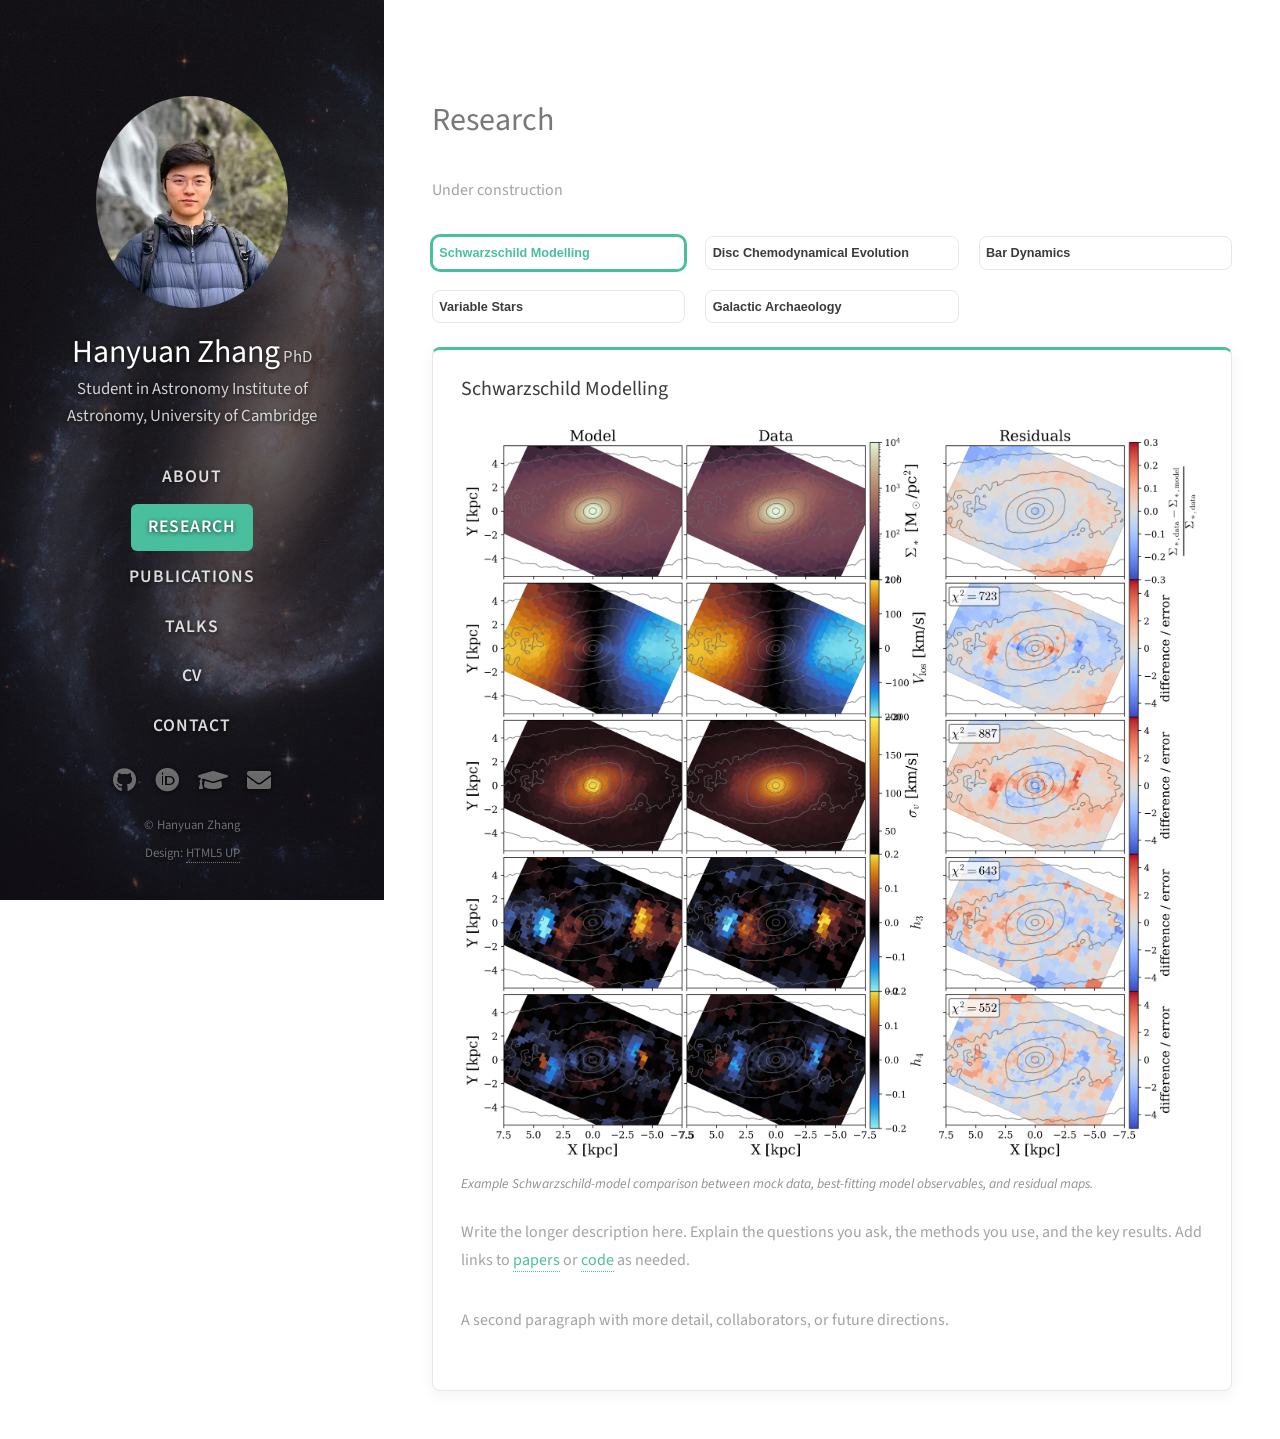
<file: research.html>
<!DOCTYPE HTML>
<html lang="en">
	<head>
		<title>Research | Hanyuan Zhang</title>
		<meta charset="utf-8" />
		<meta name="viewport" content="width=device-width, initial-scale=1, user-scalable=no" />
		<meta name="description" content="Research interests of Hanyuan Zhang, including Schwarzschild modelling, bar dynamics, disc chemodynamical evolution, variable stars, and galactic archaeology." />
		<link rel="canonical" href="https://hanyuan0908.github.io/research.html" />
		<link rel="stylesheet" href="assets/css/main.css?v=2" />
		<link rel="stylesheet" href="assets/css/custom.css?v=11" />
	</head>
	<body class="is-preload">

		<!-- Header / Sidebar -->
			<header id="header">
				<div class="inner">
					<a href="index.html" class="image avatar"><img src="images/profile.png" alt="" /></a>
					<h1><strong>Hanyuan Zhang</strong><br />
					PhD Student in Astronomy<br />
					Institute of Astronomy, University of Cambridge</h1>

					<nav id="site-nav">
						<ul>
							<li><a href="index.html">About</a></li>
							<li><a href="research.html" class="active">Research</a></li>
							<li><a href="publications.html">Publications</a></li>
							<li><a href="talks.html">Talks</a></li>
							<li><a href="cv.html">CV</a></li>
							<li><a href="contact.html">Contact</a></li>
						</ul>
					</nav>
				</div>
			</header>

		<!-- Main -->
			<div id="main">

				<section id="research">
					<header class="major">
						<h2>Research</h2>
					</header>
					<p>Under construction</p>

					<!-- Grid of clickable project tiles -->
					<div class="project-grid">
						<button class="project-tile" type="button" data-target="proj-schwarzschild-modelling">
							<span class="project-thumb">
								<img src="images/research/mock_correct_forplot_0531_discaligned.png" alt="Schwarzschild modelling comparison between model, data, and residual maps." />
							</span>
							<span class="project-name">Schwarzschild Modelling</span>
						</button>

						<button class="project-tile" type="button" data-target="proj-disc-chemodynamical-evolution">
							<span class="project-thumb">
								<img src="images/research/bar-dynamics-orbits.png" alt="Disc chemodynamical evolution figure showing age-metallicity structure across guiding-radius bins." />
							</span>
							<span class="project-name">Disc Chemodynamical Evolution</span>
						</button>

						<button class="project-tile" type="button" data-target="proj-bar-dynamics">
							<span class="project-thumb">
								<img src="images/research/disc-chemodynamical-evolution.png" alt="Bar dynamics figure showing orbital families in the Galactic bar." />
							</span>
							<span class="project-name">Bar Dynamics</span>
						</button>

						<button class="project-tile" type="button" data-target="proj-variable-stars">
							<span class="project-thumb">
								<img src="images/research/variable-stars.png" alt="Variable stars figure showing age-period relations for long-period variables." />
							</span>
							<span class="project-name">Variable Stars</span>
						</button>

						<button class="project-tile" type="button" data-target="proj-galactic-archaeology">
							<span class="project-thumb">
								<img src="images/research/galactic-archaeology.png" alt="Galactic archaeology figure showing rotational velocity as a function of metallicity." />
							</span>
							<span class="project-name">Galactic Archaeology</span>
						</button>
					</div>

					<!-- Detail panels: one shows at a time when its tile is clicked -->
					<div class="project-details">

						<article id="proj-schwarzschild-modelling" class="project-detail" hidden>
							<h3>Schwarzschild Modelling</h3>
							<figure class="topic-figure">
								<img src="images/research/mock_correct_forplot_0531_discaligned.png" alt="Comparison between Schwarzschild model predictions, data, and residual maps for surface density and kinematic observables." />
								<figcaption>Example Schwarzschild-model comparison between mock data, best-fitting model observables, and residual maps.</figcaption>
							</figure>
							<p>Write the longer description here. Explain the questions you ask, the
							methods you use, and the key results. Add links to <a href="#">papers</a>
							or <a href="#">code</a> as needed.</p>
							<p>A second paragraph with more detail, collaborators, or future directions.</p>
						</article>

						<article id="proj-disc-chemodynamical-evolution" class="project-detail" hidden>
							<h3>Disc Chemodynamical Evolution</h3>
							<figure class="topic-figure">
								<div class="figure-placeholder">Figure placeholder<br /><small>images/research/disc-chemodynamical-evolution.jpg</small></div>
								<figcaption>Add a one-line caption describing the figure.</figcaption>
							</figure>
							<p>Describe how you use large spectroscopic and astrometric surveys such as
							Gaia and APOGEE to map stellar motions and trace the assembly history of
							the Galaxy.</p>
						</article>

						<article id="proj-bar-dynamics" class="project-detail" hidden>
							<h3>Bar Dynamics</h3>
							<figure class="topic-figure">
								<div class="figure-placeholder">Figure placeholder<br /><small>images/research/bar-dynamics.jpg</small></div>
								<figcaption>Add a one-line caption describing the figure.</figcaption>
							</figure>
							<p>Detail your modelling techniques — Schwarzschild and made-to-measure
							methods, radial migration, and bar dynamics.</p>
						</article>

						<article id="proj-variable-stars" class="project-detail" hidden>
							<h3>Variable Stars</h3>
							<figure class="topic-figure">
								<div class="figure-placeholder">Figure placeholder<br /><small>images/research/variable-stars.jpg</small></div>
								<figcaption>Add a one-line caption describing the figure.</figcaption>
							</figure>
							<p>Add detail here on long-period variables, RR Lyrae, or other stellar
							tracers you use to map structure and evolution in the Milky Way.</p>
						</article>

						<article id="proj-galactic-archaeology" class="project-detail" hidden>
							<h3>Galactic Archaeology</h3>
							<figure class="topic-figure">
								<div class="figure-placeholder">Figure placeholder<br /><small>images/research/galactic-archaeology.jpg</small></div>
								<figcaption>Add a one-line caption describing the figure.</figcaption>
							</figure>
							<p>Add detail here on how you combine stellar populations, chemistry,
							kinematics, and structure to reconstruct the formation history of the
							Milky Way.</p>
						</article>

					</div>
				</section>

			</div>

		<!-- Footer -->
			<footer id="footer">
				<div class="inner">
					<ul class="icons">
						<li><a href="https://github.com/Hanyuan0908" class="icon brands fa-github" target="_blank" rel="noopener"><span class="label">Github</span></a></li>
						<li><a href="https://orcid.org/0009-0005-6898-0927" class="icon brands fa-orcid" target="_blank" rel="noopener"><span class="label">ORCID</span></a></li>
						<li><a href="https://scholar.google.com/citations?user=C0io3x4AAAAJ" class="icon solid fa-graduation-cap" target="_blank" rel="noopener"><span class="label">Google Scholar</span></a></li>
						<li><a href="mailto:hz420@cam.ac.uk" class="icon solid fa-envelope"><span class="label">Email</span></a></li>
					</ul>
					<ul class="copyright">
						<li>&copy; Hanyuan Zhang</li><li>Design: <a href="http://html5up.net">HTML5 UP</a></li>
					</ul>
				</div>
			</footer>

		<!-- Scripts -->
			<script src="assets/js/jquery.min.js"></script>
			<script src="assets/js/jquery.poptrox.min.js"></script>
			<script src="assets/js/browser.min.js"></script>
			<script src="assets/js/breakpoints.min.js"></script>
			<script src="assets/js/util.js"></script>
			<script src="assets/js/main.js"></script>
			<script src="assets/js/custom.js?v=3"></script>

	</body>
</html>
</file>
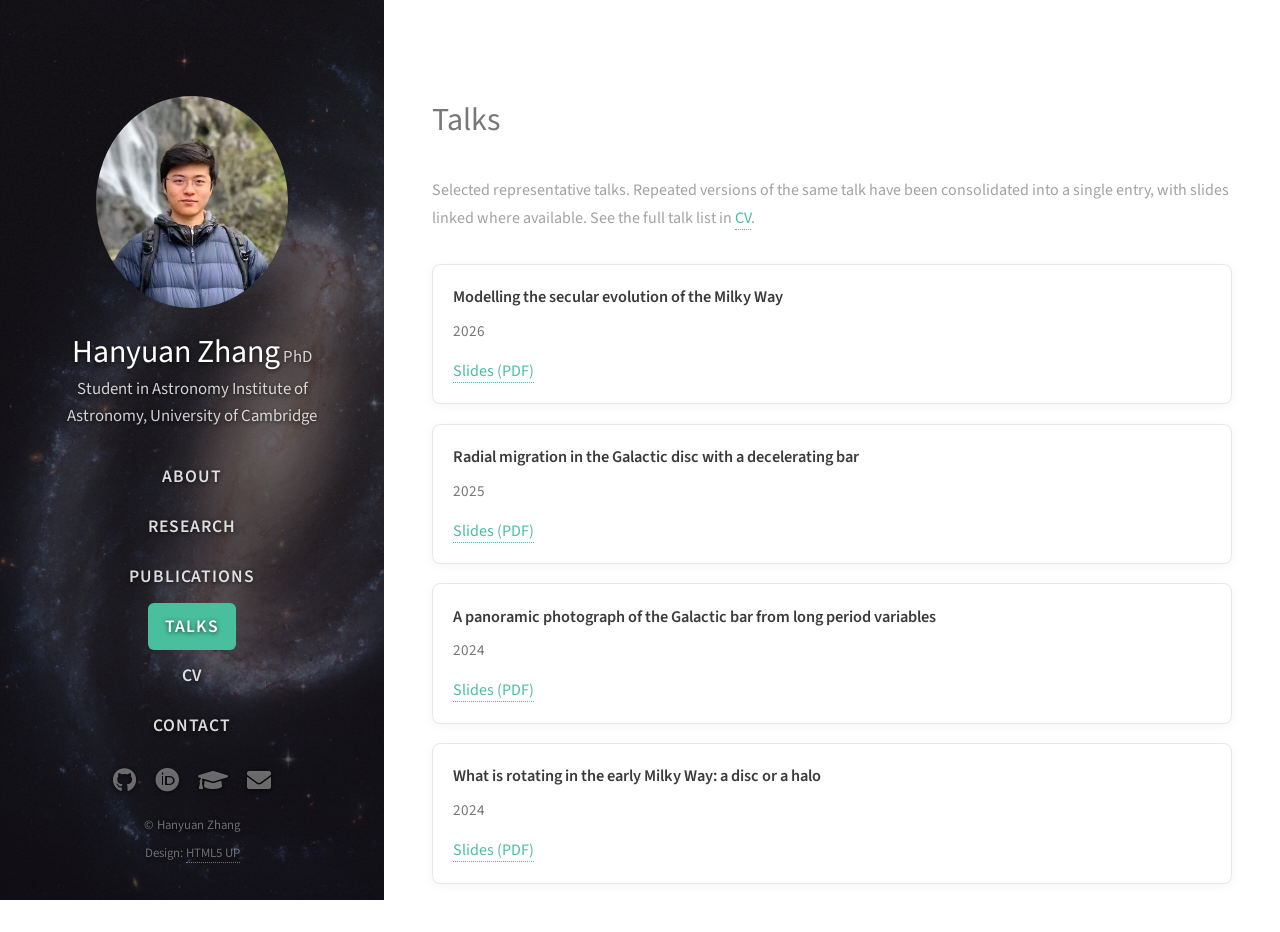
<file: talks.html>
<!DOCTYPE HTML>
<html lang="en">
	<head>
		<title>Talks | Hanyuan Zhang</title>
		<meta charset="utf-8" />
		<meta name="viewport" content="width=device-width, initial-scale=1, user-scalable=no" />
		<meta name="description" content="Talks and presentations by Hanyuan Zhang, PhD student in Astronomy at the University of Cambridge." />
		<link rel="canonical" href="https://hanyuan0908.github.io/talks.html" />
		<link rel="stylesheet" href="assets/css/main.css?v=2" />
		<link rel="stylesheet" href="assets/css/custom.css?v=11" />
	</head>
	<body class="is-preload">

		<!-- Header / Sidebar -->
			<header id="header">
				<div class="inner">
					<a href="index.html" class="image avatar"><img src="images/profile.png" alt="" /></a>
					<h1><strong>Hanyuan Zhang</strong><br />
					PhD Student in Astronomy<br />
					Institute of Astronomy, University of Cambridge</h1>

					<nav id="site-nav">
						<ul>
							<li><a href="index.html">About</a></li>
							<li><a href="research.html">Research</a></li>
							<li><a href="publications.html">Publications</a></li>
							<li><a href="talks.html" class="active">Talks</a></li>
							<li><a href="cv.html">CV</a></li>
							<li><a href="contact.html">Contact</a></li>
						</ul>
					</nav>
				</div>
			</header>

		<!-- Main -->
			<div id="main">

				<section id="talks">
					<header class="major">
						<h2>Talks</h2>
					</header>
					<p>Selected representative talks. Repeated versions of the same talk have been consolidated into a single entry, with slides linked where available. See the full talk list in <a href="cv.html">CV</a>.</p>
					<ol class="talk-list">
						<li class="talk-item">
							<span class="talk-title">Modelling the secular evolution of the Milky Way</span>
							<span class="talk-meta">2026</span>
							<span class="talk-links">
								<a href="assets/talks/AIP_20260622_SecularEvolution.pdf" target="_blank" rel="noopener">Slides (PDF)</a>
							</span>
						</li>
						<li class="talk-item">
							<span class="talk-title">Radial migration in the Galactic disc with a decelerating bar</span>
							<span class="talk-meta">2025</span>
							<span class="talk-links">
								<a href="assets/talks/Pittsburge_2025_RM.pdf" target="_blank" rel="noopener">Slides (PDF)</a>
							</span>
						</li>
						<li class="talk-item">
							<span class="talk-title">A panoramic photograph of the Galactic bar from long period variables</span>
							<span class="talk-meta">2024</span>
							<span class="talk-links">
								<a href="assets/talks/ShangHai_20240911.pdf" target="_blank" rel="noopener">Slides (PDF)</a>
							</span>
						</li>
						<li class="talk-item">
							<span class="talk-title">What is rotating in the early Milky Way: a disc or a halo</span>
							<span class="talk-meta">2024</span>
							<span class="talk-links">
								<a href="assets/talks/Bologna_20240528.pdf" target="_blank" rel="noopener">Slides (PDF)</a>
							</span>
						</li>
					</ol>
				</section>

			</div>

		<!-- Footer -->
			<footer id="footer">
				<div class="inner">
					<ul class="icons">
						<li><a href="https://github.com/Hanyuan0908" class="icon brands fa-github" target="_blank" rel="noopener"><span class="label">Github</span></a></li>
						<li><a href="https://orcid.org/0009-0005-6898-0927" class="icon brands fa-orcid" target="_blank" rel="noopener"><span class="label">ORCID</span></a></li>
						<li><a href="https://scholar.google.com/citations?user=C0io3x4AAAAJ" class="icon solid fa-graduation-cap" target="_blank" rel="noopener"><span class="label">Google Scholar</span></a></li>
						<li><a href="mailto:hz420@cam.ac.uk" class="icon solid fa-envelope"><span class="label">Email</span></a></li>
					</ul>
					<ul class="copyright">
						<li>&copy; Hanyuan Zhang</li><li>Design: <a href="http://html5up.net">HTML5 UP</a></li>
					</ul>
				</div>
			</footer>

		<!-- Scripts -->
			<script src="assets/js/jquery.min.js"></script>
			<script src="assets/js/jquery.poptrox.min.js"></script>
			<script src="assets/js/browser.min.js"></script>
			<script src="assets/js/breakpoints.min.js"></script>
			<script src="assets/js/util.js"></script>
			<script src="assets/js/main.js"></script>

	</body>
</html>
</file>
<file: assets/css/custom.css>
/* ============================================================
   Custom additions on top of Strata (HTML5 UP)
   - Clickable sidebar navigation with active-section highlight
   - Publication list styling
   ============================================================ */

html { scroll-behavior: smooth; }

/* ---- Larger sidebar headshot (Strata default is 6.25em) ---- */
#header .image.avatar {
	width: 12em;
}

/* ---- Galaxy image as the sidebar background ----
   Layers (top to bottom): dark gradient for text contrast,
   Strata's overlay texture, then the galaxy photo. */
#header {
	background-color: #0b0a12;
	background-image:
		linear-gradient(rgba(13, 10, 20, 0.32), rgba(13, 10, 20, 0.55)),
		url("images/overlay.png"),
		url("../../images/galaxy_rot.jpg");
	background-position: center, top left, center;
	background-repeat: no-repeat, repeat, no-repeat;
	background-size: cover, auto, cover;
	background-attachment: scroll, scroll, scroll;
	/* Center everything in the sidebar (Strata defaults to right-aligned) */
	text-align: center;
	align-items: center;
	/* Soft shadow so text stays legible over the galaxy */
	text-shadow: 0 1px 4px rgba(0, 0, 0, 0.7);
}

/* ---- Sidebar text sizing ---- */
/* Position + institute lines: smaller and a bit brighter */
#header h1 {
	font-size: 1.05em;
	color: rgba(255, 255, 255, 0.8);
	line-height: 1.6em;
}
/* Name: bigger and bright white */
#header h1 strong {
	display: inline-block;
	font-size: 1.9em;
	line-height: 1.2;
	color: #ffffff;
	margin-bottom: 0.15em;
}

/* ---- Sidebar navigation ---- */
#site-nav {
	margin-top: 1.5em;
	width: 100%;
}

#site-nav ul {
	list-style: none;
	padding: 0;
	margin: 0;
	display: flex;
	flex-direction: column;
	align-items: center;
	gap: 0.15em;
}

#site-nav li {
	padding: 0;
}

#site-nav a {
	display: inline-block;
	text-align: center;
	padding: 0.55em 1em;
	border-radius: 6px;
	font-size: 1.1em;
	font-weight: 600;
	letter-spacing: 0.05em;
	text-transform: uppercase;
	color: rgba(255, 255, 255, 0.85);
	border: 0;
	text-decoration: none;
	transition: background-color 0.2s ease, color 0.2s ease;
}

#site-nav a:hover {
	background-color: rgba(73, 191, 157, 0.1);
	color: #49bf9d;
}

#site-nav a.active {
	background-color: #49bf9d;
	color: #ffffff;
}

/* On wide screens the sidebar is vertical; keep the nav stacked.
   On narrow screens Strata turns the header into a top banner,
   so lay the nav out horizontally and let it wrap. */
@media screen and (max-width: 980px) {
	#site-nav ul {
		flex-direction: row;
		flex-wrap: wrap;
		justify-content: center;
		gap: 0.4em;
	}
	#site-nav a {
		padding: 0.4em 0.8em;
	}
}

/* ---- Research: clickable project tiles ---- */
.project-grid {
	display: grid;
	grid-template-columns: repeat(3, 1fr);
	gap: 1.25em;
	margin: 1.5em 0;
}

/* Fewer columns as the viewport narrows */
@media screen and (max-width: 736px) {
	.project-grid { grid-template-columns: repeat(2, 1fr); }
}
@media screen and (max-width: 480px) {
	.project-grid { grid-template-columns: 1fr; }
}

.project-tile {
	display: flex;
	flex-direction: column;
	padding: 0;
	border: 1px solid #e7e7e7;
	border-radius: 8px;
	background: #ffffff;
	cursor: pointer;
	overflow: hidden;
	text-align: center;
	transition: transform 0.15s ease, box-shadow 0.2s ease, border-color 0.2s ease;
	-webkit-appearance: none;
	appearance: none;
}

.project-tile:hover {
	transform: translateY(-3px);
	box-shadow: 0 6px 18px rgba(0, 0, 0, 0.1);
	border-color: #49bf9d;
}

.project-tile.active {
	border-color: #49bf9d;
	box-shadow: 0 0 0 2px #49bf9d;
}

.project-thumb {
	display: block;
	aspect-ratio: 4 / 3;
	background: #f1f3f4;
	position: relative;
}

.project-tile .thumb-placeholder {
	position: absolute;
	inset: 0;
	display: flex;
	align-items: center;
	justify-content: center;
	color: #aab0b3;
	font-size: 0.85em;
	letter-spacing: 0.08em;
	text-transform: uppercase;
	border-bottom: 2px dashed #d6dadc;
}

/* When you drop a real image in, it fills the thumb nicely */
.project-thumb img {
	position: absolute;
	inset: 0;
	width: 100%;
	height: 100%;
	object-fit: cover;
}

.project-name {
	padding: 0.7em 0.5em;
	font-weight: 600;
	font-size: 0.95em;
	color: #3c3b3b;
	transition: color 0.2s ease;
}

.project-tile:hover .project-name,
.project-tile.active .project-name {
	color: #49bf9d;
}

/* ---- Research: detail panel ---- */
.project-detail[hidden] { display: none; }

.project-detail {
	border: 1px solid #e7e7e7;
	border-top: 3px solid #49bf9d;
	border-radius: 8px;
	padding: 1.5em 1.75em;
	background: #ffffff;
	box-shadow: 0 4px 16px rgba(0, 0, 0, 0.05);
	animation: detail-fade 0.25s ease;
}

.project-detail h3 {
	margin-top: 0;
	color: #3c3b3b;
}

@keyframes detail-fade {
	from { opacity: 0; transform: translateY(6px); }
	to   { opacity: 1; transform: translateY(0); }
}

/* Figure placeholder (swap the inner div for an <img> when ready) */
.topic-figure {
	margin: 0 0 1.25em 0;
}
.figure-placeholder {
	display: flex;
	flex-direction: column;
	align-items: center;
	justify-content: center;
	text-align: center;
	aspect-ratio: 16 / 9;
	border: 2px dashed #cdd2d4;
	border-radius: 6px;
	background: #f7f8f9;
	color: #9aa0a3;
	font-size: 0.95em;
	letter-spacing: 0.03em;
}
.figure-placeholder small {
	color: #b3b8bb;
	font-size: 0.8em;
}
.topic-figure img {
	width: 100%;
	border-radius: 6px;
	display: block;
}
.topic-figure figcaption {
	margin-top: 0.5em;
	font-size: 0.85em;
	color: #909090;
	font-style: italic;
}

/* ---- Publication list ---- */
.pub-filter {
	margin: 2em 0 1.25em 0;
}

.pub-filter-label {
	display: block;
	margin-bottom: 0.55em;
	font-size: 0.82em;
	font-weight: 700;
	letter-spacing: 0.08em;
	text-transform: uppercase;
	color: #7b8a8c;
}

.pub-filter-input {
	width: 100%;
	max-width: 34em;
}

.pub-filter-empty {
	margin: 0.5em 0 0 0;
	color: #7b8a8c;
	font-style: italic;
}

.pub-list {
	margin: 1.5em 0 0 0;
	padding-left: 1.5em;
}

.pub-list li {
	margin-bottom: 1.25em;
	line-height: 1.5;
}

.pub-year-group {
	margin-top: 2.25em;
}

.pub-year-group h3 {
	margin-bottom: 1em;
	padding-bottom: 0.35em;
	border-bottom: 1px solid rgba(73, 191, 157, 0.22);
}

.pub-item {
	margin-bottom: 1.4em;
	padding: 1.15em 1.25em;
	border: 1px solid #e7e7e7;
	border-radius: 8px;
	background: #ffffff;
	box-shadow: 0 2px 10px rgba(0, 0, 0, 0.04);
}

.pub-item:last-child {
	margin-bottom: 0;
}

.pub-role,
.pub-title,
.pub-authors,
.pub-venue,
.pub-links {
	display: block;
}

.pub-role {
	margin-bottom: 0.55em;
	font-size: 0.78em;
	font-weight: 700;
	letter-spacing: 0.08em;
	text-transform: uppercase;
	color: #7b8a8c;
}

.pub-role-first {
	color: #49bf9d;
}

.pub-title {
	margin-bottom: 0.45em;
	font-weight: 600;
	font-size: 1.04em;
	color: #3c3b3b;
}

.pub-authors {
	margin-bottom: 0.4em;
	color: #555;
}

.author-highlight {
	text-decoration: underline;
	text-decoration-thickness: 2px;
	text-underline-offset: 0.14em;
	font-weight: 600;
}

.pub-authors-inline {
	display: inline;
}

.pub-authors-inline summary {
	display: inline;
	cursor: pointer;
	color: #49bf9d;
	font-size: 0.9em;
	font-weight: 600;
	list-style: none;
}

.pub-authors-inline summary::-webkit-details-marker {
	display: none;
}

.pub-authors-inline summary:hover {
	color: #2f9f81;
}

.pub-authors-rest {
	color: #666;
}

.pub-venue {
	color: #777;
	font-size: 0.95em;
}

.pub-links {
	margin-top: 0.7em;
}

/* ---- Talks list ---- */
.talk-list {
	list-style: none;
	padding: 0;
	margin: 1.75em 0 0 0;
}

.talk-item {
	margin-bottom: 1.2em;
	padding: 1.15em 1.25em;
	border: 1px solid #e7e7e7;
	border-radius: 8px;
	background: #ffffff;
	box-shadow: 0 2px 10px rgba(0, 0, 0, 0.04);
}

.talk-item:last-child {
	margin-bottom: 0;
}

.talk-title,
.talk-meta,
.talk-links {
	display: block;
}

.talk-title {
	margin-bottom: 0.35em;
	font-weight: 600;
	font-size: 1.02em;
	color: #3c3b3b;
}

.talk-meta {
	color: #777;
	font-size: 0.95em;
}

.talk-links {
	margin-top: 0.75em;
}

/* ---- CV page ---- */
.cv-overview {
	display: grid;
	grid-template-columns: minmax(0, 1.6fr) minmax(16em, 1fr);
	gap: 1.35em;
	margin-top: 1.75em;
}

.cv-card,
.cv-entry,
.cv-award,
.cv-collapse {
	border: 1px solid #e7e7e7;
	border-radius: 10px;
	background: #ffffff;
	box-shadow: 0 2px 10px rgba(0, 0, 0, 0.04);
}

.cv-card {
	padding: 1.35em 1.45em;
}

.cv-card h3,
.cv-section h3,
.cv-award h4,
.cv-entry h4 {
	margin-bottom: 0.45em;
	color: #3c3b3b;
}

.cv-facts {
	list-style: none;
	padding: 0;
	margin: 0 0 1.2em 0;
}

.cv-facts li {
	display: grid;
	grid-template-columns: 8.5em minmax(0, 1fr);
	gap: 0.85em;
	padding: 0.45em 0;
	border-bottom: 1px solid #f0f1f2;
}

.cv-facts li:last-child {
	border-bottom: 0;
}

.cv-facts strong {
	color: #3c3b3b;
}

.cv-summary {
	margin-bottom: 0;
	color: #666;
}

.cv-highlights {
	margin: 0;
	padding-left: 1.15em;
}

.cv-highlights li {
	margin-bottom: 0.75em;
}

.cv-highlights li:last-child {
	margin-bottom: 0;
}

.cv-section {
	margin-top: 2.25em;
}

.cv-timeline {
	display: grid;
	gap: 1em;
	margin-top: 1.15em;
}

.cv-entry {
	display: grid;
	grid-template-columns: 11.5em minmax(0, 1fr);
	gap: 1.15em;
	padding: 1.2em 1.3em;
}

.cv-entry-period,
.cv-award-year {
	align-self: start;
	display: inline-flex;
	justify-content: center;
	padding: 0.45em 0.8em;
	border-radius: 999px;
	background: rgba(73, 191, 157, 0.12);
	color: #2f9f81;
	font-size: 0.84em;
	font-weight: 700;
	letter-spacing: 0.03em;
}

.cv-entry-org {
	color: #666;
	font-weight: 600;
}

.cv-entry-body p:last-child,
.cv-award p:last-child {
	margin-bottom: 0;
}

.cv-award-link {
	color: inherit;
	border-bottom: 0;
	background-image: linear-gradient(currentColor, currentColor);
	background-position: 0 100%;
	background-repeat: repeat-x;
	background-size: 100% 1px;
	text-decoration: none;
	transition: color 0.2s ease, background-size 0.2s ease;
}

.cv-award-link:hover {
	color: #49bf9d;
	background-size: 100% 1px;
}

.cv-awards {
	display: grid;
	gap: 1em;
	margin-top: 1.15em;
}

.cv-award {
	display: grid;
	grid-template-columns: 6.5em minmax(0, 1fr);
	gap: 1em;
	padding: 1.15em 1.25em;
}

.cv-collapse {
	margin-top: 1.5em;
	overflow: hidden;
}

.cv-collapse summary {
	cursor: pointer;
	padding: 1.05em 1.25em;
	font-weight: 700;
	color: #3c3b3b;
	list-style: none;
}

.cv-collapse summary::-webkit-details-marker {
	display: none;
}

.cv-collapse summary::after {
	content: "+";
	float: right;
	color: #49bf9d;
	font-size: 1.15em;
	line-height: 1;
}

.cv-collapse[open] summary::after {
	content: "-";
}

.cv-collapse-body {
	padding: 0 1.25em 1.15em 1.25em;
	border-top: 1px solid #f0f1f2;
}

.cv-talk-list {
	margin-top: 1.15em;
}

.cv-talk-entry {
	display: grid;
	grid-template-columns: 9em minmax(0, 1fr);
	gap: 1.25em;
	padding: 1.2em 0;
	border-top: 1px solid #e9ecef;
}

.cv-talk-entry:first-of-type {
	border-top: 0;
	padding-top: 0.2em;
}

.cv-talk-date {
	align-self: start;
	display: inline-flex;
	justify-content: center;
	padding: 0.45em 0.8em;
	border-radius: 0.35em;
	background: #0f9d95;
	color: #ffffff;
	font-size: 0.92em;
	font-weight: 700;
	letter-spacing: 0.03em;
	line-height: 1;
	box-shadow: 0 6px 14px rgba(15, 157, 149, 0.18);
}

.cv-talk-body h4 {
	margin-bottom: 0.25em;
	color: #0f9d95;
}

.cv-talk-body p {
	margin: 0;
	color: #3c3b3b;
	font-size: 1.05em;
}

.cv-bullets {
	margin: 0.85em 0 0 0;
	padding-left: 1.15em;
}

.cv-bullets li {
	margin-bottom: 0.7em;
}

.cv-bullets li:last-child {
	margin-bottom: 0;
}

@media screen and (max-width: 980px) {
	.cv-overview,
	.cv-entry,
	.cv-award,
	.cv-talk-entry {
		grid-template-columns: 1fr;
	}

	.cv-facts li {
		grid-template-columns: 1fr;
		gap: 0.25em;
	}

	.cv-talk-date {
		justify-self: start;
	}
}
</file>
<file: assets/css/main.css>
@import url("fontawesome-all.min.css");
@import url("https://fonts.googleapis.com/css?family=Source+Sans+Pro:400,400italic");

/*
	Strata by HTML5 UP
	html5up.net | @ajlkn
	Free for personal and commercial use under the CCA 3.0 license (html5up.net/license)
*/

html, body, div, span, applet, object,
iframe, h1, h2, h3, h4, h5, h6, p, blockquote,
pre, a, abbr, acronym, address, big, cite,
code, del, dfn, em, img, ins, kbd, q, s, samp,
small, strike, strong, sub, sup, tt, var, b,
u, i, center, dl, dt, dd, ol, ul, li, fieldset,
form, label, legend, table, caption, tbody,
tfoot, thead, tr, th, td, article, aside,
canvas, details, embed, figure, figcaption,
footer, header, hgroup, menu, nav, output, ruby,
section, summary, time, mark, audio, video {
	margin: 0;
	padding: 0;
	border: 0;
	font-size: 100%;
	font: inherit;
	vertical-align: baseline;}

article, aside, details, figcaption, figure,
footer, header, hgroup, menu, nav, section {
	display: block;}

body {
	line-height: 1;
}

ol, ul {
	list-style: none;
}

blockquote, q {
	quotes: none;
}

	blockquote:before, blockquote:after, q:before, q:after {
		content: '';
		content: none;
	}

table {
	border-collapse: collapse;
	border-spacing: 0;
}

body {
	-webkit-text-size-adjust: none;
}

mark {
	background-color: transparent;
	color: inherit;
}

input::-moz-focus-inner {
	border: 0;
	padding: 0;
}

input, select, textarea {
	-moz-appearance: none;
	-webkit-appearance: none;
	-ms-appearance: none;
	appearance: none;
}

/* Basic */

	html {
		box-sizing: border-box;
	}

	*, *:before, *:after {
		box-sizing: inherit;
	}

	body {
		background: #fff;
	}

		body.is-preload *, body.is-preload *:before, body.is-preload *:after {
			-moz-animation: none !important;
			-webkit-animation: none !important;
			-ms-animation: none !important;
			animation: none !important;
			-moz-transition: none !important;
			-webkit-transition: none !important;
			-ms-transition: none !important;
			transition: none !important;
		}

	body, input, select, textarea {
		color: #a2a2a2;
		font-family: "Source Sans Pro", Helvetica, sans-serif;
		font-size: 16pt;
		font-weight: 400;
		line-height: 1.75em;
	}

	a {
		-moz-transition: color 0.2s ease-in-out, border-color 0.2s ease-in-out;
		-webkit-transition: color 0.2s ease-in-out, border-color 0.2s ease-in-out;
		-ms-transition: color 0.2s ease-in-out, border-color 0.2s ease-in-out;
		transition: color 0.2s ease-in-out, border-color 0.2s ease-in-out;
		border-bottom: dotted 1px;
		color: #49bf9d;
		text-decoration: none;
	}

		a:hover {
			border-bottom-color: transparent;
			color: #49bf9d !important;
			text-decoration: none;
		}

	strong, b {
		color: #787878;
		font-weight: 400;
	}

	em, i {
		font-style: italic;
	}

	p {
		margin: 0 0 2em 0;
	}

	h1, h2, h3, h4, h5, h6 {
		color: #787878;
		font-weight: 400;
		line-height: 1em;
		margin: 0 0 1em 0;
	}

		h1 a, h2 a, h3 a, h4 a, h5 a, h6 a {
			color: inherit;
			text-decoration: none;
		}

	h1 {
		font-size: 2em;
		line-height: 1.5em;
	}

	h2 {
		font-size: 1.5em;
		line-height: 1.5em;
	}

	h3 {
		font-size: 1.25em;
		line-height: 1.5em;
	}

	h4 {
		font-size: 1.1em;
		line-height: 1.5em;
	}

	h5 {
		font-size: 0.9em;
		line-height: 1.5em;
	}

	h6 {
		font-size: 0.7em;
		line-height: 1.5em;
	}

	sub {
		font-size: 0.8em;
		position: relative;
		top: 0.5em;
	}

	sup {
		font-size: 0.8em;
		position: relative;
		top: -0.5em;
	}

	hr {
		border: 0;
		border-bottom: solid 2px #efefef;
		margin: 2em 0;
	}

		hr.major {
			margin: 3em 0;
		}

	blockquote {
		border-left: solid 6px #efefef;
		font-style: italic;
		margin: 0 0 2em 0;
		padding: 0.5em 0 0.5em 1.5em;
	}

	code {
		background: #f7f7f7;
		border-radius: 0.35em;
		border: solid 2px #efefef;
		font-family: "Courier New", monospace;
		font-size: 0.9em;
		margin: 0 0.25em;
		padding: 0.25em 0.65em;
	}

	pre {
		-webkit-overflow-scrolling: touch;
		font-family: "Courier New", monospace;
		font-size: 0.9em;
		margin: 0 0 2em 0;
	}

		pre code {
			display: block;
			line-height: 1.75em;
			padding: 1em 1.5em;
			overflow-x: auto;
		}

	.align-left {
		text-align: left;
	}

	.align-center {
		text-align: center;
	}

	.align-right {
		text-align: right;
	}

/* Container */

	.container {
		margin: 0 auto;
		max-width: calc(100% - 4em);
		width: 100%;
	}

		.container.xsmall {
			width: 25%;
		}

		.container.small {
			width: 50%;
		}

		.container.medium {
			width: 75%;
		}

		.container.large {
			width: 125%;
		}

		.container.xlarge {
			width: 150%;
		}

		.container.max {
			width: 100%;
		}

		@media screen and (max-width: 980px) {

			.container {
				width: 100% !important;
				max-width: 100% !important;
			}

		}

		@media screen and (max-width: 480px) {

			.container {
				max-width: calc(100% - 3em);
			}

		}

/* Row */

	.row {
		display: flex;
		flex-wrap: wrap;
		box-sizing: border-box;
		align-items: stretch;
	}

		.row > * {
			box-sizing: border-box;
		}

		.row.gtr-uniform > * > :last-child {
			margin-bottom: 0;
		}

		.row.aln-left {
			justify-content: flex-start;
		}

		.row.aln-center {
			justify-content: center;
		}

		.row.aln-right {
			justify-content: flex-end;
		}

		.row.aln-top {
			align-items: flex-start;
		}

		.row.aln-middle {
			align-items: center;
		}

		.row.aln-bottom {
			align-items: flex-end;
		}

		.row > .imp {
			order: -1;
		}

		.row > .col-1 {
			width: 8.33333%;
		}

		.row > .off-1 {
			margin-left: 8.33333%;
		}

		.row > .col-2 {
			width: 16.66667%;
		}

		.row > .off-2 {
			margin-left: 16.66667%;
		}

		.row > .col-3 {
			width: 25%;
		}

		.row > .off-3 {
			margin-left: 25%;
		}

		.row > .col-4 {
			width: 33.33333%;
		}

		.row > .off-4 {
			margin-left: 33.33333%;
		}

		.row > .col-5 {
			width: 41.66667%;
		}

		.row > .off-5 {
			margin-left: 41.66667%;
		}

		.row > .col-6 {
			width: 50%;
		}

		.row > .off-6 {
			margin-left: 50%;
		}

		.row > .col-7 {
			width: 58.33333%;
		}

		.row > .off-7 {
			margin-left: 58.33333%;
		}

		.row > .col-8 {
			width: 66.66667%;
		}

		.row > .off-8 {
			margin-left: 66.66667%;
		}

		.row > .col-9 {
			width: 75%;
		}

		.row > .off-9 {
			margin-left: 75%;
		}

		.row > .col-10 {
			width: 83.33333%;
		}

		.row > .off-10 {
			margin-left: 83.33333%;
		}

		.row > .col-11 {
			width: 91.66667%;
		}

		.row > .off-11 {
			margin-left: 91.66667%;
		}

		.row > .col-12 {
			width: 100%;
		}

		.row > .off-12 {
			margin-left: 100%;
		}

		.row.gtr-0 {
			margin-top: 0;
			margin-left: 0em;
		}

			.row.gtr-0 > * {
				padding: 0 0 0 0em;
			}

			.row.gtr-0.gtr-uniform {
				margin-top: 0em;
			}

				.row.gtr-0.gtr-uniform > * {
					padding-top: 0em;
				}

		.row.gtr-25 {
			margin-top: 0;
			margin-left: -0.625em;
		}

			.row.gtr-25 > * {
				padding: 0 0 0 0.625em;
			}

			.row.gtr-25.gtr-uniform {
				margin-top: -0.625em;
			}

				.row.gtr-25.gtr-uniform > * {
					padding-top: 0.625em;
				}

		.row.gtr-50 {
			margin-top: 0;
			margin-left: -1.25em;
		}

			.row.gtr-50 > * {
				padding: 0 0 0 1.25em;
			}

			.row.gtr-50.gtr-uniform {
				margin-top: -1.25em;
			}

				.row.gtr-50.gtr-uniform > * {
					padding-top: 1.25em;
				}

		.row {
			margin-top: 0;
			margin-left: -2.5em;
		}

			.row > * {
				padding: 0 0 0 2.5em;
			}

			.row.gtr-uniform {
				margin-top: -2.5em;
			}

				.row.gtr-uniform > * {
					padding-top: 2.5em;
				}

		.row.gtr-150 {
			margin-top: 0;
			margin-left: -3.75em;
		}

			.row.gtr-150 > * {
				padding: 0 0 0 3.75em;
			}

			.row.gtr-150.gtr-uniform {
				margin-top: -3.75em;
			}

				.row.gtr-150.gtr-uniform > * {
					padding-top: 3.75em;
				}

		.row.gtr-200 {
			margin-top: 0;
			margin-left: -5em;
		}

			.row.gtr-200 > * {
				padding: 0 0 0 5em;
			}

			.row.gtr-200.gtr-uniform {
				margin-top: -5em;
			}

				.row.gtr-200.gtr-uniform > * {
					padding-top: 5em;
				}

		@media screen and (max-width: 1800px) {

			.row {
				display: flex;
				flex-wrap: wrap;
				box-sizing: border-box;
				align-items: stretch;
			}

				.row > * {
					box-sizing: border-box;
				}

				.row.gtr-uniform > * > :last-child {
					margin-bottom: 0;
				}

				.row.aln-left {
					justify-content: flex-start;
				}

				.row.aln-center {
					justify-content: center;
				}

				.row.aln-right {
					justify-content: flex-end;
				}

				.row.aln-top {
					align-items: flex-start;
				}

				.row.aln-middle {
					align-items: center;
				}

				.row.aln-bottom {
					align-items: flex-end;
				}

				.row > .imp-xlarge {
					order: -1;
				}

				.row > .col-1-xlarge {
					width: 8.33333%;
				}

				.row > .off-1-xlarge {
					margin-left: 8.33333%;
				}

				.row > .col-2-xlarge {
					width: 16.66667%;
				}

				.row > .off-2-xlarge {
					margin-left: 16.66667%;
				}

				.row > .col-3-xlarge {
					width: 25%;
				}

				.row > .off-3-xlarge {
					margin-left: 25%;
				}

				.row > .col-4-xlarge {
					width: 33.33333%;
				}

				.row > .off-4-xlarge {
					margin-left: 33.33333%;
				}

				.row > .col-5-xlarge {
					width: 41.66667%;
				}

				.row > .off-5-xlarge {
					margin-left: 41.66667%;
				}

				.row > .col-6-xlarge {
					width: 50%;
				}

				.row > .off-6-xlarge {
					margin-left: 50%;
				}

				.row > .col-7-xlarge {
					width: 58.33333%;
				}

				.row > .off-7-xlarge {
					margin-left: 58.33333%;
				}

				.row > .col-8-xlarge {
					width: 66.66667%;
				}

				.row > .off-8-xlarge {
					margin-left: 66.66667%;
				}

				.row > .col-9-xlarge {
					width: 75%;
				}

				.row > .off-9-xlarge {
					margin-left: 75%;
				}

				.row > .col-10-xlarge {
					width: 83.33333%;
				}

				.row > .off-10-xlarge {
					margin-left: 83.33333%;
				}

				.row > .col-11-xlarge {
					width: 91.66667%;
				}

				.row > .off-11-xlarge {
					margin-left: 91.66667%;
				}

				.row > .col-12-xlarge {
					width: 100%;
				}

				.row > .off-12-xlarge {
					margin-left: 100%;
				}

				.row.gtr-0 {
					margin-top: 0;
					margin-left: 0em;
				}

					.row.gtr-0 > * {
						padding: 0 0 0 0em;
					}

					.row.gtr-0.gtr-uniform {
						margin-top: 0em;
					}

						.row.gtr-0.gtr-uniform > * {
							padding-top: 0em;
						}

				.row.gtr-25 {
					margin-top: 0;
					margin-left: -0.625em;
				}

					.row.gtr-25 > * {
						padding: 0 0 0 0.625em;
					}

					.row.gtr-25.gtr-uniform {
						margin-top: -0.625em;
					}

						.row.gtr-25.gtr-uniform > * {
							padding-top: 0.625em;
						}

				.row.gtr-50 {
					margin-top: 0;
					margin-left: -1.25em;
				}

					.row.gtr-50 > * {
						padding: 0 0 0 1.25em;
					}

					.row.gtr-50.gtr-uniform {
						margin-top: -1.25em;
					}

						.row.gtr-50.gtr-uniform > * {
							padding-top: 1.25em;
						}

				.row {
					margin-top: 0;
					margin-left: -2.5em;
				}

					.row > * {
						padding: 0 0 0 2.5em;
					}

					.row.gtr-uniform {
						margin-top: -2.5em;
					}

						.row.gtr-uniform > * {
							padding-top: 2.5em;
						}

				.row.gtr-150 {
					margin-top: 0;
					margin-left: -3.75em;
				}

					.row.gtr-150 > * {
						padding: 0 0 0 3.75em;
					}

					.row.gtr-150.gtr-uniform {
						margin-top: -3.75em;
					}

						.row.gtr-150.gtr-uniform > * {
							padding-top: 3.75em;
						}

				.row.gtr-200 {
					margin-top: 0;
					margin-left: -5em;
				}

					.row.gtr-200 > * {
						padding: 0 0 0 5em;
					}

					.row.gtr-200.gtr-uniform {
						margin-top: -5em;
					}

						.row.gtr-200.gtr-uniform > * {
							padding-top: 5em;
						}

		}

		@media screen and (max-width: 1280px) {

			.row {
				display: flex;
				flex-wrap: wrap;
				box-sizing: border-box;
				align-items: stretch;
			}

				.row > * {
					box-sizing: border-box;
				}

				.row.gtr-uniform > * > :last-child {
					margin-bottom: 0;
				}

				.row.aln-left {
					justify-content: flex-start;
				}

				.row.aln-center {
					justify-content: center;
				}

				.row.aln-right {
					justify-content: flex-end;
				}

				.row.aln-top {
					align-items: flex-start;
				}

				.row.aln-middle {
					align-items: center;
				}

				.row.aln-bottom {
					align-items: flex-end;
				}

				.row > .imp-large {
					order: -1;
				}

				.row > .col-1-large {
					width: 8.33333%;
				}

				.row > .off-1-large {
					margin-left: 8.33333%;
				}

				.row > .col-2-large {
					width: 16.66667%;
				}

				.row > .off-2-large {
					margin-left: 16.66667%;
				}

				.row > .col-3-large {
					width: 25%;
				}

				.row > .off-3-large {
					margin-left: 25%;
				}

				.row > .col-4-large {
					width: 33.33333%;
				}

				.row > .off-4-large {
					margin-left: 33.33333%;
				}

				.row > .col-5-large {
					width: 41.66667%;
				}

				.row > .off-5-large {
					margin-left: 41.66667%;
				}

				.row > .col-6-large {
					width: 50%;
				}

				.row > .off-6-large {
					margin-left: 50%;
				}

				.row > .col-7-large {
					width: 58.33333%;
				}

				.row > .off-7-large {
					margin-left: 58.33333%;
				}

				.row > .col-8-large {
					width: 66.66667%;
				}

				.row > .off-8-large {
					margin-left: 66.66667%;
				}

				.row > .col-9-large {
					width: 75%;
				}

				.row > .off-9-large {
					margin-left: 75%;
				}

				.row > .col-10-large {
					width: 83.33333%;
				}

				.row > .off-10-large {
					margin-left: 83.33333%;
				}

				.row > .col-11-large {
					width: 91.66667%;
				}

				.row > .off-11-large {
					margin-left: 91.66667%;
				}

				.row > .col-12-large {
					width: 100%;
				}

				.row > .off-12-large {
					margin-left: 100%;
				}

				.row.gtr-0 {
					margin-top: 0;
					margin-left: 0em;
				}

					.row.gtr-0 > * {
						padding: 0 0 0 0em;
					}

					.row.gtr-0.gtr-uniform {
						margin-top: 0em;
					}

						.row.gtr-0.gtr-uniform > * {
							padding-top: 0em;
						}

				.row.gtr-25 {
					margin-top: 0;
					margin-left: -0.5em;
				}

					.row.gtr-25 > * {
						padding: 0 0 0 0.5em;
					}

					.row.gtr-25.gtr-uniform {
						margin-top: -0.5em;
					}

						.row.gtr-25.gtr-uniform > * {
							padding-top: 0.5em;
						}

				.row.gtr-50 {
					margin-top: 0;
					margin-left: -1em;
				}

					.row.gtr-50 > * {
						padding: 0 0 0 1em;
					}

					.row.gtr-50.gtr-uniform {
						margin-top: -1em;
					}

						.row.gtr-50.gtr-uniform > * {
							padding-top: 1em;
						}

				.row {
					margin-top: 0;
					margin-left: -2em;
				}

					.row > * {
						padding: 0 0 0 2em;
					}

					.row.gtr-uniform {
						margin-top: -2em;
					}

						.row.gtr-uniform > * {
							padding-top: 2em;
						}

				.row.gtr-150 {
					margin-top: 0;
					margin-left: -3em;
				}

					.row.gtr-150 > * {
						padding: 0 0 0 3em;
					}

					.row.gtr-150.gtr-uniform {
						margin-top: -3em;
					}

						.row.gtr-150.gtr-uniform > * {
							padding-top: 3em;
						}

				.row.gtr-200 {
					margin-top: 0;
					margin-left: -4em;
				}

					.row.gtr-200 > * {
						padding: 0 0 0 4em;
					}

					.row.gtr-200.gtr-uniform {
						margin-top: -4em;
					}

						.row.gtr-200.gtr-uniform > * {
							padding-top: 4em;
						}

		}

		@media screen and (max-width: 980px) {

			.row {
				display: flex;
				flex-wrap: wrap;
				box-sizing: border-box;
				align-items: stretch;
			}

				.row > * {
					box-sizing: border-box;
				}

				.row.gtr-uniform > * > :last-child {
					margin-bottom: 0;
				}

				.row.aln-left {
					justify-content: flex-start;
				}

				.row.aln-center {
					justify-content: center;
				}

				.row.aln-right {
					justify-content: flex-end;
				}

				.row.aln-top {
					align-items: flex-start;
				}

				.row.aln-middle {
					align-items: center;
				}

				.row.aln-bottom {
					align-items: flex-end;
				}

				.row > .imp-medium {
					order: -1;
				}

				.row > .col-1-medium {
					width: 8.33333%;
				}

				.row > .off-1-medium {
					margin-left: 8.33333%;
				}

				.row > .col-2-medium {
					width: 16.66667%;
				}

				.row > .off-2-medium {
					margin-left: 16.66667%;
				}

				.row > .col-3-medium {
					width: 25%;
				}

				.row > .off-3-medium {
					margin-left: 25%;
				}

				.row > .col-4-medium {
					width: 33.33333%;
				}

				.row > .off-4-medium {
					margin-left: 33.33333%;
				}

				.row > .col-5-medium {
					width: 41.66667%;
				}

				.row > .off-5-medium {
					margin-left: 41.66667%;
				}

				.row > .col-6-medium {
					width: 50%;
				}

				.row > .off-6-medium {
					margin-left: 50%;
				}

				.row > .col-7-medium {
					width: 58.33333%;
				}

				.row > .off-7-medium {
					margin-left: 58.33333%;
				}

				.row > .col-8-medium {
					width: 66.66667%;
				}

				.row > .off-8-medium {
					margin-left: 66.66667%;
				}

				.row > .col-9-medium {
					width: 75%;
				}

				.row > .off-9-medium {
					margin-left: 75%;
				}

				.row > .col-10-medium {
					width: 83.33333%;
				}

				.row > .off-10-medium {
					margin-left: 83.33333%;
				}

				.row > .col-11-medium {
					width: 91.66667%;
				}

				.row > .off-11-medium {
					margin-left: 91.66667%;
				}

				.row > .col-12-medium {
					width: 100%;
				}

				.row > .off-12-medium {
					margin-left: 100%;
				}

				.row.gtr-0 {
					margin-top: 0;
					margin-left: 0em;
				}

					.row.gtr-0 > * {
						padding: 0 0 0 0em;
					}

					.row.gtr-0.gtr-uniform {
						margin-top: 0em;
					}

						.row.gtr-0.gtr-uniform > * {
							padding-top: 0em;
						}

				.row.gtr-25 {
					margin-top: 0;
					margin-left: -0.5em;
				}

					.row.gtr-25 > * {
						padding: 0 0 0 0.5em;
					}

					.row.gtr-25.gtr-uniform {
						margin-top: -0.5em;
					}

						.row.gtr-25.gtr-uniform > * {
							padding-top: 0.5em;
						}

				.row.gtr-50 {
					margin-top: 0;
					margin-left: -1em;
				}

					.row.gtr-50 > * {
						padding: 0 0 0 1em;
					}

					.row.gtr-50.gtr-uniform {
						margin-top: -1em;
					}

						.row.gtr-50.gtr-uniform > * {
							padding-top: 1em;
						}

				.row {
					margin-top: 0;
					margin-left: -2em;
				}

					.row > * {
						padding: 0 0 0 2em;
					}

					.row.gtr-uniform {
						margin-top: -2em;
					}

						.row.gtr-uniform > * {
							padding-top: 2em;
						}

				.row.gtr-150 {
					margin-top: 0;
					margin-left: -3em;
				}

					.row.gtr-150 > * {
						padding: 0 0 0 3em;
					}

					.row.gtr-150.gtr-uniform {
						margin-top: -3em;
					}

						.row.gtr-150.gtr-uniform > * {
							padding-top: 3em;
						}

				.row.gtr-200 {
					margin-top: 0;
					margin-left: -4em;
				}

					.row.gtr-200 > * {
						padding: 0 0 0 4em;
					}

					.row.gtr-200.gtr-uniform {
						margin-top: -4em;
					}

						.row.gtr-200.gtr-uniform > * {
							padding-top: 4em;
						}

		}

		@media screen and (max-width: 736px) {

			.row {
				display: flex;
				flex-wrap: wrap;
				box-sizing: border-box;
				align-items: stretch;
			}

				.row > * {
					box-sizing: border-box;
				}

				.row.gtr-uniform > * > :last-child {
					margin-bottom: 0;
				}

				.row.aln-left {
					justify-content: flex-start;
				}

				.row.aln-center {
					justify-content: center;
				}

				.row.aln-right {
					justify-content: flex-end;
				}

				.row.aln-top {
					align-items: flex-start;
				}

				.row.aln-middle {
					align-items: center;
				}

				.row.aln-bottom {
					align-items: flex-end;
				}

				.row > .imp-small {
					order: -1;
				}

				.row > .col-1-small {
					width: 8.33333%;
				}

				.row > .off-1-small {
					margin-left: 8.33333%;
				}

				.row > .col-2-small {
					width: 16.66667%;
				}

				.row > .off-2-small {
					margin-left: 16.66667%;
				}

				.row > .col-3-small {
					width: 25%;
				}

				.row > .off-3-small {
					margin-left: 25%;
				}

				.row > .col-4-small {
					width: 33.33333%;
				}

				.row > .off-4-small {
					margin-left: 33.33333%;
				}

				.row > .col-5-small {
					width: 41.66667%;
				}

				.row > .off-5-small {
					margin-left: 41.66667%;
				}

				.row > .col-6-small {
					width: 50%;
				}

				.row > .off-6-small {
					margin-left: 50%;
				}

				.row > .col-7-small {
					width: 58.33333%;
				}

				.row > .off-7-small {
					margin-left: 58.33333%;
				}

				.row > .col-8-small {
					width: 66.66667%;
				}

				.row > .off-8-small {
					margin-left: 66.66667%;
				}

				.row > .col-9-small {
					width: 75%;
				}

				.row > .off-9-small {
					margin-left: 75%;
				}

				.row > .col-10-small {
					width: 83.33333%;
				}

				.row > .off-10-small {
					margin-left: 83.33333%;
				}

				.row > .col-11-small {
					width: 91.66667%;
				}

				.row > .off-11-small {
					margin-left: 91.66667%;
				}

				.row > .col-12-small {
					width: 100%;
				}

				.row > .off-12-small {
					margin-left: 100%;
				}

				.row.gtr-0 {
					margin-top: 0;
					margin-left: 0em;
				}

					.row.gtr-0 > * {
						padding: 0 0 0 0em;
					}

					.row.gtr-0.gtr-uniform {
						margin-top: 0em;
					}

						.row.gtr-0.gtr-uniform > * {
							padding-top: 0em;
						}

				.row.gtr-25 {
					margin-top: 0;
					margin-left: -0.375em;
				}

					.row.gtr-25 > * {
						padding: 0 0 0 0.375em;
					}

					.row.gtr-25.gtr-uniform {
						margin-top: -0.375em;
					}

						.row.gtr-25.gtr-uniform > * {
							padding-top: 0.375em;
						}

				.row.gtr-50 {
					margin-top: 0;
					margin-left: -0.75em;
				}

					.row.gtr-50 > * {
						padding: 0 0 0 0.75em;
					}

					.row.gtr-50.gtr-uniform {
						margin-top: -0.75em;
					}

						.row.gtr-50.gtr-uniform > * {
							padding-top: 0.75em;
						}

				.row {
					margin-top: 0;
					margin-left: -1.5em;
				}

					.row > * {
						padding: 0 0 0 1.5em;
					}

					.row.gtr-uniform {
						margin-top: -1.5em;
					}

						.row.gtr-uniform > * {
							padding-top: 1.5em;
						}

				.row.gtr-150 {
					margin-top: 0;
					margin-left: -2.25em;
				}

					.row.gtr-150 > * {
						padding: 0 0 0 2.25em;
					}

					.row.gtr-150.gtr-uniform {
						margin-top: -2.25em;
					}

						.row.gtr-150.gtr-uniform > * {
							padding-top: 2.25em;
						}

				.row.gtr-200 {
					margin-top: 0;
					margin-left: -3em;
				}

					.row.gtr-200 > * {
						padding: 0 0 0 3em;
					}

					.row.gtr-200.gtr-uniform {
						margin-top: -3em;
					}

						.row.gtr-200.gtr-uniform > * {
							padding-top: 3em;
						}

		}

		@media screen and (max-width: 480px) {

			.row {
				display: flex;
				flex-wrap: wrap;
				box-sizing: border-box;
				align-items: stretch;
			}

				.row > * {
					box-sizing: border-box;
				}

				.row.gtr-uniform > * > :last-child {
					margin-bottom: 0;
				}

				.row.aln-left {
					justify-content: flex-start;
				}

				.row.aln-center {
					justify-content: center;
				}

				.row.aln-right {
					justify-content: flex-end;
				}

				.row.aln-top {
					align-items: flex-start;
				}

				.row.aln-middle {
					align-items: center;
				}

				.row.aln-bottom {
					align-items: flex-end;
				}

				.row > .imp-xsmall {
					order: -1;
				}

				.row > .col-1-xsmall {
					width: 8.33333%;
				}

				.row > .off-1-xsmall {
					margin-left: 8.33333%;
				}

				.row > .col-2-xsmall {
					width: 16.66667%;
				}

				.row > .off-2-xsmall {
					margin-left: 16.66667%;
				}

				.row > .col-3-xsmall {
					width: 25%;
				}

				.row > .off-3-xsmall {
					margin-left: 25%;
				}

				.row > .col-4-xsmall {
					width: 33.33333%;
				}

				.row > .off-4-xsmall {
					margin-left: 33.33333%;
				}

				.row > .col-5-xsmall {
					width: 41.66667%;
				}

				.row > .off-5-xsmall {
					margin-left: 41.66667%;
				}

				.row > .col-6-xsmall {
					width: 50%;
				}

				.row > .off-6-xsmall {
					margin-left: 50%;
				}

				.row > .col-7-xsmall {
					width: 58.33333%;
				}

				.row > .off-7-xsmall {
					margin-left: 58.33333%;
				}

				.row > .col-8-xsmall {
					width: 66.66667%;
				}

				.row > .off-8-xsmall {
					margin-left: 66.66667%;
				}

				.row > .col-9-xsmall {
					width: 75%;
				}

				.row > .off-9-xsmall {
					margin-left: 75%;
				}

				.row > .col-10-xsmall {
					width: 83.33333%;
				}

				.row > .off-10-xsmall {
					margin-left: 83.33333%;
				}

				.row > .col-11-xsmall {
					width: 91.66667%;
				}

				.row > .off-11-xsmall {
					margin-left: 91.66667%;
				}

				.row > .col-12-xsmall {
					width: 100%;
				}

				.row > .off-12-xsmall {
					margin-left: 100%;
				}

				.row.gtr-0 {
					margin-top: 0;
					margin-left: 0em;
				}

					.row.gtr-0 > * {
						padding: 0 0 0 0em;
					}

					.row.gtr-0.gtr-uniform {
						margin-top: 0em;
					}

						.row.gtr-0.gtr-uniform > * {
							padding-top: 0em;
						}

				.row.gtr-25 {
					margin-top: 0;
					margin-left: -0.375em;
				}

					.row.gtr-25 > * {
						padding: 0 0 0 0.375em;
					}

					.row.gtr-25.gtr-uniform {
						margin-top: -0.375em;
					}

						.row.gtr-25.gtr-uniform > * {
							padding-top: 0.375em;
						}

				.row.gtr-50 {
					margin-top: 0;
					margin-left: -0.75em;
				}

					.row.gtr-50 > * {
						padding: 0 0 0 0.75em;
					}

					.row.gtr-50.gtr-uniform {
						margin-top: -0.75em;
					}

						.row.gtr-50.gtr-uniform > * {
							padding-top: 0.75em;
						}

				.row {
					margin-top: 0;
					margin-left: -1.5em;
				}

					.row > * {
						padding: 0 0 0 1.5em;
					}

					.row.gtr-uniform {
						margin-top: -1.5em;
					}

						.row.gtr-uniform > * {
							padding-top: 1.5em;
						}

				.row.gtr-150 {
					margin-top: 0;
					margin-left: -2.25em;
				}

					.row.gtr-150 > * {
						padding: 0 0 0 2.25em;
					}

					.row.gtr-150.gtr-uniform {
						margin-top: -2.25em;
					}

						.row.gtr-150.gtr-uniform > * {
							padding-top: 2.25em;
						}

				.row.gtr-200 {
					margin-top: 0;
					margin-left: -3em;
				}

					.row.gtr-200 > * {
						padding: 0 0 0 3em;
					}

					.row.gtr-200.gtr-uniform {
						margin-top: -3em;
					}

						.row.gtr-200.gtr-uniform > * {
							padding-top: 3em;
						}

		}

/* Section/Article */

	section.special, article.special {
		text-align: center;
	}

	header p {
		color: #b2b2b2;
		position: relative;
		margin: 0 0 1.5em 0;
	}

	header h2 + p {
		font-size: 1.25em;
		margin-top: -1em;
		line-height: 1.5em;
	}

	header h3 + p {
		font-size: 1.1em;
		margin-top: -0.8em;
		line-height: 1.5em;
	}

	header h4 + p,
	header h5 + p,
	header h6 + p {
		font-size: 0.9em;
		margin-top: -0.6em;
		line-height: 1.5em;
	}

	header.major h2 {
		font-size: 2em;
	}

/* Form */

	form {
		margin: 0 0 2em 0;
	}

	label {
		color: #787878;
		display: block;
		font-size: 0.9em;
		font-weight: 400;
		margin: 0 0 1em 0;
	}

	input[type="text"],
	input[type="password"],
	input[type="email"],
	select,
	textarea {
		-moz-appearance: none;
		-webkit-appearance: none;
		-ms-appearance: none;
		appearance: none;
		background: #f7f7f7;
		border-radius: 0.35em;
		border: solid 2px transparent;
		color: inherit;
		display: block;
		outline: 0;
		padding: 0 0.75em;
		text-decoration: none;
		width: 100%;
	}

		input[type="text"]:invalid,
		input[type="password"]:invalid,
		input[type="email"]:invalid,
		select:invalid,
		textarea:invalid {
			box-shadow: none;
		}

		input[type="text"]:focus,
		input[type="password"]:focus,
		input[type="email"]:focus,
		select:focus,
		textarea:focus {
			border-color: #49bf9d;
		}

	select {
		background-image: url("data:image/svg+xml;charset=utf8,%3Csvg xmlns='http://www.w3.org/2000/svg' width='40' height='40' preserveAspectRatio='none' viewBox='0 0 40 40'%3E%3Cpath d='M9.4,12.3l10.4,10.4l10.4-10.4c0.2-0.2,0.5-0.4,0.9-0.4c0.3,0,0.6,0.1,0.9,0.4l3.3,3.3c0.2,0.2,0.4,0.5,0.4,0.9 c0,0.4-0.1,0.6-0.4,0.9L20.7,31.9c-0.2,0.2-0.5,0.4-0.9,0.4c-0.3,0-0.6-0.1-0.9-0.4L4.3,17.3c-0.2-0.2-0.4-0.5-0.4-0.9 c0-0.4,0.1-0.6,0.4-0.9l3.3-3.3c0.2-0.2,0.5-0.4,0.9-0.4S9.1,12.1,9.4,12.3z' fill='%23dfdfdf' /%3E%3C/svg%3E");
		background-size: 1.25rem;
		background-repeat: no-repeat;
		background-position: calc(100% - 1rem) center;
		height: 2.75em;
		padding-right: 2.75em;
		text-overflow: ellipsis;
	}

		select option {
			color: #787878;
			background: #fff;
		}

		select:focus::-ms-value {
			background-color: transparent;
		}

		select::-ms-expand {
			display: none;
		}

	input[type="text"],
	input[type="password"],
	input[type="email"],
	select {
		height: 2.75em;
	}

	textarea {
		padding: 0.75em;
	}

	input[type="checkbox"],
	input[type="radio"] {
		-moz-appearance: none;
		-webkit-appearance: none;
		-ms-appearance: none;
		appearance: none;
		display: block;
		float: left;
		margin-right: -2em;
		opacity: 0;
		width: 1em;
		z-index: -1;
	}

		input[type="checkbox"] + label,
		input[type="radio"] + label {
			text-decoration: none;
			color: #a2a2a2;
			cursor: pointer;
			display: inline-block;
			font-size: 1em;
			font-weight: 400;
			padding-left: 2.4em;
			padding-right: 0.75em;
			position: relative;
		}

			input[type="checkbox"] + label:before,
			input[type="radio"] + label:before {
				-moz-osx-font-smoothing: grayscale;
				-webkit-font-smoothing: antialiased;
				display: inline-block;
				font-style: normal;
				font-variant: normal;
				text-rendering: auto;
				line-height: 1;
				text-transform: none !important;
				font-family: 'Font Awesome 5 Free';
				font-weight: 900;
			}

			input[type="checkbox"] + label:before,
			input[type="radio"] + label:before {
				background: #f7f7f7;
				border-radius: 0.35em;
				border: solid 2px transparent;
				content: '';
				display: inline-block;
				font-size: 0.8em;
				height: 2.0625em;
				left: 0;
				line-height: 1.85625em;
				position: absolute;
				text-align: center;
				top: 0;
				width: 2.0625em;
			}

		input[type="checkbox"]:checked + label:before,
		input[type="radio"]:checked + label:before {
			background: #787878;
			border-color: #787878;
			color: #fff;
			content: '\f00c';
		}

		input[type="checkbox"]:focus + label:before,
		input[type="radio"]:focus + label:before {
			border-color: #49bf9d;
		}

	input[type="checkbox"] + label:before {
		border-radius: 0.35em;
	}

	input[type="radio"] + label:before {
		border-radius: 100%;
	}

	::-webkit-input-placeholder {
		color: #b2b2b2 !important;
		opacity: 1.0;
	}

	:-moz-placeholder {
		color: #b2b2b2 !important;
		opacity: 1.0;
	}

	::-moz-placeholder {
		color: #b2b2b2 !important;
		opacity: 1.0;
	}

	:-ms-input-placeholder {
		color: #b2b2b2 !important;
		opacity: 1.0;
	}

/* Box */

	.box {
		border-radius: 0.35em;
		border: solid 2px #efefef;
		margin-bottom: 2em;
		padding: 1.5em;
	}

		.box > :last-child,
		.box > :last-child > :last-child,
		.box > :last-child > :last-child > :last-child {
			margin-bottom: 0;
		}

		.box.alt {
			border: 0;
			border-radius: 0;
			padding: 0;
		}

/* Icon */

	.icon {
		text-decoration: none;
		border-bottom: none;
		position: relative;
	}

		.icon:before {
			-moz-osx-font-smoothing: grayscale;
			-webkit-font-smoothing: antialiased;
			display: inline-block;
			font-style: normal;
			font-variant: normal;
			text-rendering: auto;
			line-height: 1;
			text-transform: none !important;
			font-family: 'Font Awesome 5 Free';
			font-weight: 400;
		}

		.icon > .label {
			display: none;
		}

		.icon:before {
			line-height: inherit;
		}

		.icon.solid:before {
			font-weight: 900;
		}

		.icon.brands:before {
			font-family: 'Font Awesome 5 Brands';
		}

/* Image */

	.image {
		border-radius: 0.35em;
		border: 0;
		display: inline-block;
		position: relative;
	}

		.image:before {
			-moz-transition: opacity 0.2s ease-in-out;
			-webkit-transition: opacity 0.2s ease-in-out;
			-ms-transition: opacity 0.2s ease-in-out;
			transition: opacity 0.2s ease-in-out;
			background: url("images/overlay.png");
			border-radius: 0.35em;
			content: '';
			display: block;
			height: 100%;
			left: 0;
			opacity: 0.5;
			position: absolute;
			top: 0;
			width: 100%;
		}

		.image.thumb {
			text-align: center;
		}

			.image.thumb:after {
				-moz-transition: opacity 0.2s ease-in-out;
				-webkit-transition: opacity 0.2s ease-in-out;
				-ms-transition: opacity 0.2s ease-in-out;
				transition: opacity 0.2s ease-in-out;
				border-radius: 0.35em;
				border: solid 3px rgba(255, 255, 255, 0.5);
				color: #fff;
				content: 'View';
				display: inline-block;
				font-size: 0.8em;
				font-weight: 400;
				left: 50%;
				line-height: 2.25em;
				margin: -1.25em 0 0 -3em;
				opacity: 0;
				padding: 0 1.5em;
				position: absolute;
				text-align: center;
				text-decoration: none;
				top: 50%;
				white-space: nowrap;
			}

			.image.thumb:hover:after {
				opacity: 1.0;
			}

			.image.thumb:hover:before {
				background: url("images/overlay.png"), url("images/overlay.png");
				opacity: 1.0;
			}

		.image img {
			border-radius: 0.35em;
			display: block;
		}

		.image.left {
			float: left;
			margin: 0 1.5em 1em 0;
			top: 0.25em;
		}

		.image.right {
			float: right;
			margin: 0 0 1em 1.5em;
			top: 0.25em;
		}

		.image.left, .image.right {
			max-width: 40%;
		}

			.image.left img, .image.right img {
				width: 100%;
			}

		.image.fit {
			display: block;
			margin: 0 0 2em 0;
			width: 100%;
		}

			.image.fit img {
				width: 100%;
			}

		.image.avatar {
			border-radius: 100%;
		}

			.image.avatar:before {
				display: none;
			}

			.image.avatar img {
				border-radius: 100%;
				width: 100%;
			}

/* List */

	ol {
		list-style: decimal;
		margin: 0 0 2em 0;
		padding-left: 1.25em;
	}

		ol li {
			padding-left: 0.25em;
		}

	ul {
		list-style: disc;
		margin: 0 0 2em 0;
		padding-left: 1em;
	}

		ul li {
			padding-left: 0.5em;
		}

		ul.alt {
			list-style: none;
			padding-left: 0;
		}

			ul.alt li {
				border-top: solid 2px #efefef;
				padding: 0.5em 0;
			}

				ul.alt li:first-child {
					border-top: 0;
					padding-top: 0;
				}

	dl {
		margin: 0 0 2em 0;
	}

/* Icons */

	ul.icons {
		cursor: default;
		list-style: none;
		padding-left: 0;
	}

		ul.icons li {
			display: inline-block;
			padding: 0 1em 0 0;
		}

			ul.icons li:last-child {
				padding-right: 0;
			}

			ul.icons li .icon:before {
				font-size: 1.5em;
			}

/* Labeled Icons */

	ul.labeled-icons {
		list-style: none;
		padding: 0;
	}

		ul.labeled-icons li {
			line-height: 1.75em;
			margin: 1.5em 0 0 0;
			padding-left: 2.25em;
			position: relative;
		}

			ul.labeled-icons li:first-child {
				margin-top: 0;
			}

			ul.labeled-icons li a {
				color: inherit;
			}

			ul.labeled-icons li h3 {
				color: #b2b2b2;
				left: 0;
				position: absolute;
				text-align: center;
				top: 0;
				width: 1em;
			}

/* Actions */

	ul.actions {
		display: -moz-flex;
		display: -webkit-flex;
		display: -ms-flex;
		display: flex;
		cursor: default;
		list-style: none;
		margin-left: -1em;
		padding-left: 0;
	}

		ul.actions li {
			padding: 0 0 0 1em;
			vertical-align: middle;
		}

		ul.actions.special {
			-moz-justify-content: center;
			-webkit-justify-content: center;
			-ms-justify-content: center;
			justify-content: center;
			width: 100%;
			margin-left: 0;
		}

			ul.actions.special li:first-child {
				padding-left: 0;
			}

		ul.actions.stacked {
			-moz-flex-direction: column;
			-webkit-flex-direction: column;
			-ms-flex-direction: column;
			flex-direction: column;
			margin-left: 0;
		}

			ul.actions.stacked li {
				padding: 1.3em 0 0 0;
			}

				ul.actions.stacked li:first-child {
					padding-top: 0;
				}

		ul.actions.fit {
			width: calc(100% + 1em);
		}

			ul.actions.fit li {
				-moz-flex-grow: 1;
				-webkit-flex-grow: 1;
				-ms-flex-grow: 1;
				flex-grow: 1;
				-moz-flex-shrink: 1;
				-webkit-flex-shrink: 1;
				-ms-flex-shrink: 1;
				flex-shrink: 1;
				width: 100%;
			}

				ul.actions.fit li > * {
					width: 100%;
				}

			ul.actions.fit.stacked {
				width: 100%;
			}

		@media screen and (max-width: 480px) {

			ul.actions:not(.fixed) {
				-moz-flex-direction: column;
				-webkit-flex-direction: column;
				-ms-flex-direction: column;
				flex-direction: column;
				margin-left: 0;
				width: 100% !important;
			}

				ul.actions:not(.fixed) li {
					-moz-flex-grow: 1;
					-webkit-flex-grow: 1;
					-ms-flex-grow: 1;
					flex-grow: 1;
					-moz-flex-shrink: 1;
					-webkit-flex-shrink: 1;
					-ms-flex-shrink: 1;
					flex-shrink: 1;
					padding: 1em 0 0 0;
					text-align: center;
					width: 100%;
				}

					ul.actions:not(.fixed) li > * {
						width: 100%;
					}

					ul.actions:not(.fixed) li:first-child {
						padding-top: 0;
					}

					ul.actions:not(.fixed) li input[type="submit"],
					ul.actions:not(.fixed) li input[type="reset"],
					ul.actions:not(.fixed) li input[type="button"],
					ul.actions:not(.fixed) li button,
					ul.actions:not(.fixed) li .button {
						width: 100%;
					}

						ul.actions:not(.fixed) li input[type="submit"].icon:before,
						ul.actions:not(.fixed) li input[type="reset"].icon:before,
						ul.actions:not(.fixed) li input[type="button"].icon:before,
						ul.actions:not(.fixed) li button.icon:before,
						ul.actions:not(.fixed) li .button.icon:before {
							margin-left: -0.5em;
						}

		}

/* Table */

	.table-wrapper {
		-webkit-overflow-scrolling: touch;
		overflow-x: auto;
	}

	table {
		margin: 0 0 2em 0;
		width: 100%;
	}

		table tbody tr {
			border: solid 1px #efefef;
			border-left: 0;
			border-right: 0;
		}

			table tbody tr:nth-child(2n + 1) {
				background-color: #f7f7f7;
			}

		table td {
			padding: 0.75em 0.75em;
		}

		table th {
			color: #787878;
			font-size: 0.9em;
			font-weight: 400;
			padding: 0 0.75em 0.75em 0.75em;
			text-align: left;
		}

		table thead {
			border-bottom: solid 2px #efefef;
		}

		table tfoot {
			border-top: solid 2px #efefef;
		}

		table.alt {
			border-collapse: separate;
		}

			table.alt tbody tr td {
				border: solid 2px #efefef;
				border-left-width: 0;
				border-top-width: 0;
			}

				table.alt tbody tr td:first-child {
					border-left-width: 2px;
				}

			table.alt tbody tr:first-child td {
				border-top-width: 2px;
			}

			table.alt thead {
				border-bottom: 0;
			}

			table.alt tfoot {
				border-top: 0;
			}

/* Button */

	input[type="submit"],
	input[type="reset"],
	input[type="button"],
	.button {
		-moz-appearance: none;
		-webkit-appearance: none;
		-ms-appearance: none;
		appearance: none;
		-moz-transition: background-color 0.2s ease-in-out, color 0.2s ease-in-out, border-color 0.2s ease-in-out;
		-webkit-transition: background-color 0.2s ease-in-out, color 0.2s ease-in-out, border-color 0.2s ease-in-out;
		-ms-transition: background-color 0.2s ease-in-out, color 0.2s ease-in-out, border-color 0.2s ease-in-out;
		transition: background-color 0.2s ease-in-out, color 0.2s ease-in-out, border-color 0.2s ease-in-out;
		background-color: transparent;
		border-radius: 0.35em;
		border: solid 3px #efefef;
		color: #787878 !important;
		cursor: pointer;
		display: inline-block;
		font-weight: 400;
		height: 3.15em;
		height: calc(2.75em + 6px);
		line-height: 2.75em;
		min-width: 10em;
		padding: 0 1.5em;
		text-align: center;
		text-decoration: none;
		white-space: nowrap;
	}

		input[type="submit"]:hover,
		input[type="reset"]:hover,
		input[type="button"]:hover,
		.button:hover {
			border-color: #49bf9d;
			color: #49bf9d !important;
		}

		input[type="submit"]:active,
		input[type="reset"]:active,
		input[type="button"]:active,
		.button:active {
			background-color: rgba(73, 191, 157, 0.1);
			border-color: #49bf9d;
			color: #49bf9d !important;
		}

		input[type="submit"].icon,
		input[type="reset"].icon,
		input[type="button"].icon,
		.button.icon {
			padding-left: 1.35em;
		}

			input[type="submit"].icon:before,
			input[type="reset"].icon:before,
			input[type="button"].icon:before,
			.button.icon:before {
				margin-right: 0.5em;
			}

		input[type="submit"].fit,
		input[type="reset"].fit,
		input[type="button"].fit,
		.button.fit {
			min-width: 0;
			width: 100%;
		}

		input[type="submit"].small,
		input[type="reset"].small,
		input[type="button"].small,
		.button.small {
			font-size: 0.8em;
		}

		input[type="submit"].large,
		input[type="reset"].large,
		input[type="button"].large,
		.button.large {
			font-size: 1.35em;
		}

		input[type="submit"].primary,
		input[type="reset"].primary,
		input[type="button"].primary,
		.button.primary {
			background-color: #49bf9d;
			border-color: #49bf9d;
			color: #ffffff !important;
		}

			input[type="submit"].primary:hover,
			input[type="reset"].primary:hover,
			input[type="button"].primary:hover,
			.button.primary:hover {
				background-color: #5cc6a7;
				border-color: #5cc6a7;
			}

			input[type="submit"].primary:active,
			input[type="reset"].primary:active,
			input[type="button"].primary:active,
			.button.primary:active {
				background-color: #3eb08f;
				border-color: #3eb08f;
			}

		input[type="submit"].disabled, input[type="submit"]:disabled,
		input[type="reset"].disabled,
		input[type="reset"]:disabled,
		input[type="button"].disabled,
		input[type="button"]:disabled,
		.button.disabled,
		.button:disabled {
			background-color: #e7e7e7 !important;
			border-color: #e7e7e7 !important;
			color: #b2b2b2 !important;
			cursor: default;
		}

/* Work Item */

	.work-item {
		margin: 0 0 2em 0;
	}

		.work-item .image {
			margin: 0 0 1.5em 0;
		}

		.work-item h3 {
			font-size: 1em;
			margin: 0 0 0.5em 0;
		}

		.work-item p {
			font-size: 0.8em;
			line-height: 1.5em;
			margin: 0;
		}

/* Header */

	#header {
		display: -moz-flex;
		display: -webkit-flex;
		display: -ms-flex;
		display: flex;
		-moz-flex-direction: column;
		-webkit-flex-direction: column;
		-ms-flex-direction: column;
		flex-direction: column;
		-moz-align-items: -moz-flex-end;
		-webkit-align-items: -webkit-flex-end;
		-ms-align-items: -ms-flex-end;
		align-items: flex-end;
		-moz-justify-content: space-between;
		-webkit-justify-content: space-between;
		-ms-justify-content: space-between;
		justify-content: space-between;
		background-color: #1f1815;
		background-attachment: scroll,								scroll;
		background-image: url("images/overlay.png"), url("../../images/bg.jpg");
		background-position: top left,							top left;
		background-repeat: repeat,								no-repeat;
		background-size: auto,								150%;
		color: rgba(255, 255, 255, 0.5);
		height: 100%;
		left: 0;
		padding: 8em 4em;
		position: fixed;
		text-align: right;
		top: 0;
		width: 35%;
	}

		#header > * {
			-moz-flex-shrink: 0;
			-webkit-flex-shrink: 0;
			-ms-flex-shrink: 0;
			flex-shrink: 0;
			width: 100%;
		}

		#header > .inner {
			-moz-flex-grow: 1;
			-webkit-flex-grow: 1;
			-ms-flex-grow: 1;
			flex-grow: 1;
			margin: 0 0 2em 0;
		}

		#header strong, #header b {
			color: #ffffff;
		}

		#header h2, #header h3, #header h4, #header h5, #header h6 {
			color: #ffffff;
		}

		#header h1 {
			color: rgba(255, 255, 255, 0.5);
			font-size: 1.35em;
			line-height: 1.75em;
			margin: 0;
		}

		#header .image.avatar {
			margin: 0 0 1em 0;
			width: 6.25em;
		}

/* Footer */

	#footer .icons {
		margin: 1em 0 0 0;
	}

		#footer .icons a {
			color: rgba(255, 255, 255, 0.4);
		}

	#footer .copyright {
		color: rgba(255, 255, 255, 0.4);
		font-size: 0.8em;
		list-style: none;
		margin: 1em 0 0 0;
		padding: 0;
	}

		#footer .copyright li {
			border-left: solid 1px rgba(255, 255, 255, 0.25);
			display: inline-block;
			line-height: 1em;
			margin-left: 0.75em;
			padding-left: 0.75em;
		}

			#footer .copyright li:first-child {
				border-left: 0;
				margin-left: 0;
				padding-left: 0;
			}

			#footer .copyright li a {
				color: inherit;
			}

/* Main */

	#main {
		margin-left: 35%;
		max-width: 54em;
		padding: 8em 4em 4em 4em;
		width: calc(100% - 35%);
	}

		#main > section {
			border-top: solid 2px #efefef;
			margin: 4em 0 0 0;
			padding: 4em 0 0 0;
		}

			#main > section:first-child {
				border-top: 0;
				margin-top: 0;
				padding-top: 0;
			}

/* Poptrox */

	@-moz-keyframes spin {
		0% {
			-moz-transform: rotate(0deg);
			-webkit-transform: rotate(0deg);
			-ms-transform: rotate(0deg);
			transform: rotate(0deg);
		}

		100% {
			-moz-transform: rotate(360deg);
			-webkit-transform: rotate(360deg);
			-ms-transform: rotate(360deg);
			transform: rotate(360deg);
		}
	}

	@-webkit-keyframes spin {
		0% {
			-moz-transform: rotate(0deg);
			-webkit-transform: rotate(0deg);
			-ms-transform: rotate(0deg);
			transform: rotate(0deg);
		}

		100% {
			-moz-transform: rotate(360deg);
			-webkit-transform: rotate(360deg);
			-ms-transform: rotate(360deg);
			transform: rotate(360deg);
		}
	}

	@-ms-keyframes spin {
		0% {
			-moz-transform: rotate(0deg);
			-webkit-transform: rotate(0deg);
			-ms-transform: rotate(0deg);
			transform: rotate(0deg);
		}

		100% {
			-moz-transform: rotate(360deg);
			-webkit-transform: rotate(360deg);
			-ms-transform: rotate(360deg);
			transform: rotate(360deg);
		}
	}

	@keyframes spin {
		0% {
			-moz-transform: rotate(0deg);
			-webkit-transform: rotate(0deg);
			-ms-transform: rotate(0deg);
			transform: rotate(0deg);
		}

		100% {
			-moz-transform: rotate(360deg);
			-webkit-transform: rotate(360deg);
			-ms-transform: rotate(360deg);
			transform: rotate(360deg);
		}
	}

	.poptrox-popup {
		-moz-box-sizing: content-box;
		-webkit-box-sizing: content-box;
		-ms-box-sizing: content-box;
		box-sizing: content-box;
		-webkit-tap-highlight-color: rgba(255, 255, 255, 0);
		background: #fff;
		border-radius: 0.35em;
		box-shadow: 0 0.1em 0.15em 0 rgba(0, 0, 0, 0.15);
		overflow: hidden;
		padding-bottom: 3em;
	}

		.poptrox-popup .loader {
			text-decoration: none;
			-moz-animation: spin 1s linear infinite;
			-webkit-animation: spin 1s linear infinite;
			-ms-animation: spin 1s linear infinite;
			animation: spin 1s linear infinite;
			font-size: 1.5em;
			height: 1em;
			left: 50%;
			line-height: 1em;
			margin: -0.5em 0 0 -0.5em;
			position: absolute;
			top: 50%;
			width: 1em;
		}

			.poptrox-popup .loader:before {
				-moz-osx-font-smoothing: grayscale;
				-webkit-font-smoothing: antialiased;
				display: inline-block;
				font-style: normal;
				font-variant: normal;
				text-rendering: auto;
				line-height: 1;
				text-transform: none !important;
				font-family: 'Font Awesome 5 Free';
				font-weight: 900;
			}

			.poptrox-popup .loader:before {
				content: '\f1ce';
			}

		.poptrox-popup .caption {
			background: #fff;
			bottom: 0;
			cursor: default;
			font-size: 0.9em;
			height: 3em;
			left: 0;
			line-height: 2.8em;
			position: absolute;
			text-align: center;
			width: 100%;
			z-index: 1;
		}

		.poptrox-popup .nav-next,
		.poptrox-popup .nav-previous {
			text-decoration: none;
			-moz-transition: opacity 0.2s ease-in-out;
			-webkit-transition: opacity 0.2s ease-in-out;
			-ms-transition: opacity 0.2s ease-in-out;
			transition: opacity 0.2s ease-in-out;
			-webkit-tap-highlight-color: rgba(255, 255, 255, 0);
			background: rgba(0, 0, 0, 0.01);
			cursor: pointer;
			height: 100%;
			opacity: 0;
			position: absolute;
			top: 0;
			width: 50%;
		}

			.poptrox-popup .nav-next:before,
			.poptrox-popup .nav-previous:before {
				-moz-osx-font-smoothing: grayscale;
				-webkit-font-smoothing: antialiased;
				display: inline-block;
				font-style: normal;
				font-variant: normal;
				text-rendering: auto;
				line-height: 1;
				text-transform: none !important;
				font-family: 'Font Awesome 5 Free';
				font-weight: 900;
			}

			.poptrox-popup .nav-next:before,
			.poptrox-popup .nav-previous:before {
				color: #fff;
				font-size: 2.5em;
				height: 1em;
				line-height: 1em;
				margin-top: -0.75em;
				position: absolute;
				text-align: center;
				top: 50%;
				width: 1.5em;
			}

		.poptrox-popup .nav-next {
			right: 0;
		}

			.poptrox-popup .nav-next:before {
				content: '\f105';
				right: 0;
			}

		.poptrox-popup .nav-previous {
			left: 0;
		}

			.poptrox-popup .nav-previous:before {
				content: '\f104';
				left: 0;
			}

		.poptrox-popup .closer {
			text-decoration: none;
			-moz-transition: opacity 0.2s ease-in-out;
			-webkit-transition: opacity 0.2s ease-in-out;
			-ms-transition: opacity 0.2s ease-in-out;
			transition: opacity 0.2s ease-in-out;
			-webkit-tap-highlight-color: rgba(255, 255, 255, 0);
			color: #fff;
			height: 4em;
			line-height: 4em;
			opacity: 0;
			position: absolute;
			right: 0;
			text-align: center;
			top: 0;
			width: 4em;
			z-index: 2;
		}

			.poptrox-popup .closer:before {
				-moz-osx-font-smoothing: grayscale;
				-webkit-font-smoothing: antialiased;
				display: inline-block;
				font-style: normal;
				font-variant: normal;
				text-rendering: auto;
				line-height: 1;
				text-transform: none !important;
				font-family: 'Font Awesome 5 Free';
				font-weight: 900;
			}

			.poptrox-popup .closer:before {
				-moz-box-sizing: content-box;
				-webkit-box-sizing: content-box;
				-ms-box-sizing: content-box;
				box-sizing: content-box;
				border-radius: 100%;
				border: solid 3px rgba(255, 255, 255, 0.5);
				content: '\f00d';
				display: block;
				font-size: 1em;
				height: 1.75em;
				left: 50%;
				line-height: 1.75em;
				margin: -0.875em 0 0 -0.875em;
				position: absolute;
				top: 50%;
				width: 1.75em;
			}

		.poptrox-popup:hover .nav-next,
		.poptrox-popup:hover .nav-previous {
			opacity: 0.5;
		}

			.poptrox-popup:hover .nav-next:hover,
			.poptrox-popup:hover .nav-previous:hover {
				opacity: 1.0;
			}

		.poptrox-popup:hover .closer {
			opacity: 0.5;
		}

			.poptrox-popup:hover .closer:hover {
				opacity: 1.0;
			}

/* Touch */

	body.is-touch .image.thumb:before {
		opacity: 0.5 !important;
	}

	body.is-touch .image.thumb:after {
		display: none !important;
	}

	body.is-touch #header {
		background-attachment: scroll;
		background-size: auto, cover;
	}

	body.is-touch .poptrox-popup .nav-next,
	body.is-touch .poptrox-popup .nav-previous,
	body.is-touch .poptrox-popup .closer {
		opacity: 1.0 !important;
	}

/* XLarge */

	@media screen and (max-width: 1800px) {

		/* Basic */

			body, input, select, textarea {
				font-size: 12pt;
			}

	}

/* Large */

	@media screen and (max-width: 1280px) {

		/* Header */

			#header {
				padding: 6em 3em 3em 3em;
				width: 30%;
			}

				#header h1 {
					font-size: 1.25em;
				}

					#header h1 br {
						display: none;
					}

				#header > .inner {
					margin-bottom: 0;
				}

		/* Footer */

			#footer .copyright li {
				border-left-width: 0;
				display: block;
				line-height: 2.25em;
				margin-left: 0;
				padding-left: 0;
			}

		/* Main */

			#main {
				margin-left: 30%;
				max-width: none;
				padding: 6em 3em 3em 3em;
				width: calc(100% - 30%);
			}

	}

/* Medium */

	@media screen and (max-width: 980px) {

		/* Basic */

			h1 br, h2 br, h3 br, h4 br, h5 br, h6 br {
				display: none;
			}

		/* List */

			ul.icons li .icon {
				font-size: 1.25em;
			}

		/* Header */

			#header {
				background-attachment: scroll;
				background-position: top left, center center;
				background-size: auto,		cover;
				left: auto;
				padding: 6em 4em;
				position: relative;
				text-align: center;
				top: auto;
				width: 100%;
				display: block;
			}

				#header h1 {
					font-size: 1.75em;
				}

					#header h1 br {
						display: inline;
					}

		/* Footer */

			#footer {
				background-attachment: scroll;
				background-color: #1f1815;
				background-image: url("images/overlay.png"), url("../../images/bg.jpg");
				background-position: top left,						bottom center;
				background-repeat: repeat,							no-repeat;
				background-size: auto,							cover;
				bottom: auto;
				left: auto;
				padding: 4em 4em 6em 4em;
				position: relative;
				text-align: center;
				width: 100%;
			}

				#footer .icons {
					margin: 0 0 1em 0;
				}

				#footer .copyright {
					margin: 0 0 1em 0;
				}

					#footer .copyright li {
						border-left-width: 1px;
						display: inline-block;
						line-height: 1em;
						margin-left: 0.75em;
						padding-left: 0.75em;
					}

		/* Main */

			#main {
				margin: 0;
				padding: 6em 4em;
				width: 100%;
			}

	}

/* Small */

	@media screen and (max-width: 736px) {

		/* Basic */

			h1 {
				font-size: 1.5em;
			}

			h2 {
				font-size: 1.2em;
			}

			h3 {
				font-size: 1em;
			}

		/* Section/Article */

			section.special, article.special {
				text-align: center;
			}

			header.major h2 {
				font-size: 1.35em;
			}

		/* List */

			ul.labeled-icons li {
				padding-left: 2em;
			}

				ul.labeled-icons li h3 {
					line-height: 1.75em;
				}

		/* Header */

			#header {
				padding: 2.25em 1.5em;
			}

				#header h1 {
					font-size: 1.35em;
				}

		/* Footer */

			#footer {
				padding: 2.25em 1.5em;
			}

		/* Main */

			#main {
				padding: 2.25em 1.5em 0.25em 1.5em;
			}

				#main > section {
					margin: 2.25em 0 0 0;
					padding: 2.25em 0 0 0;
				}

		/* Poptrox */

			.poptrox-popup {
				border-radius: 0;
			}

				.poptrox-popup .nav-next:before,
				.poptrox-popup .nav-previous:before {
					margin-top: -1em;
				}

	}

/* XSmall */

	@media screen and (max-width: 480px) {

		/* Header */

			#header {
				padding: 4.5em 1.5em;
			}

				#header h1 br {
					display: none;
				}

		/* Footer */

			#footer .copyright li {
				border-left-width: 0;
				display: block;
				line-height: 2.25em;
				margin-left: 0;
				padding-left: 0;
			}

	}
</file>
